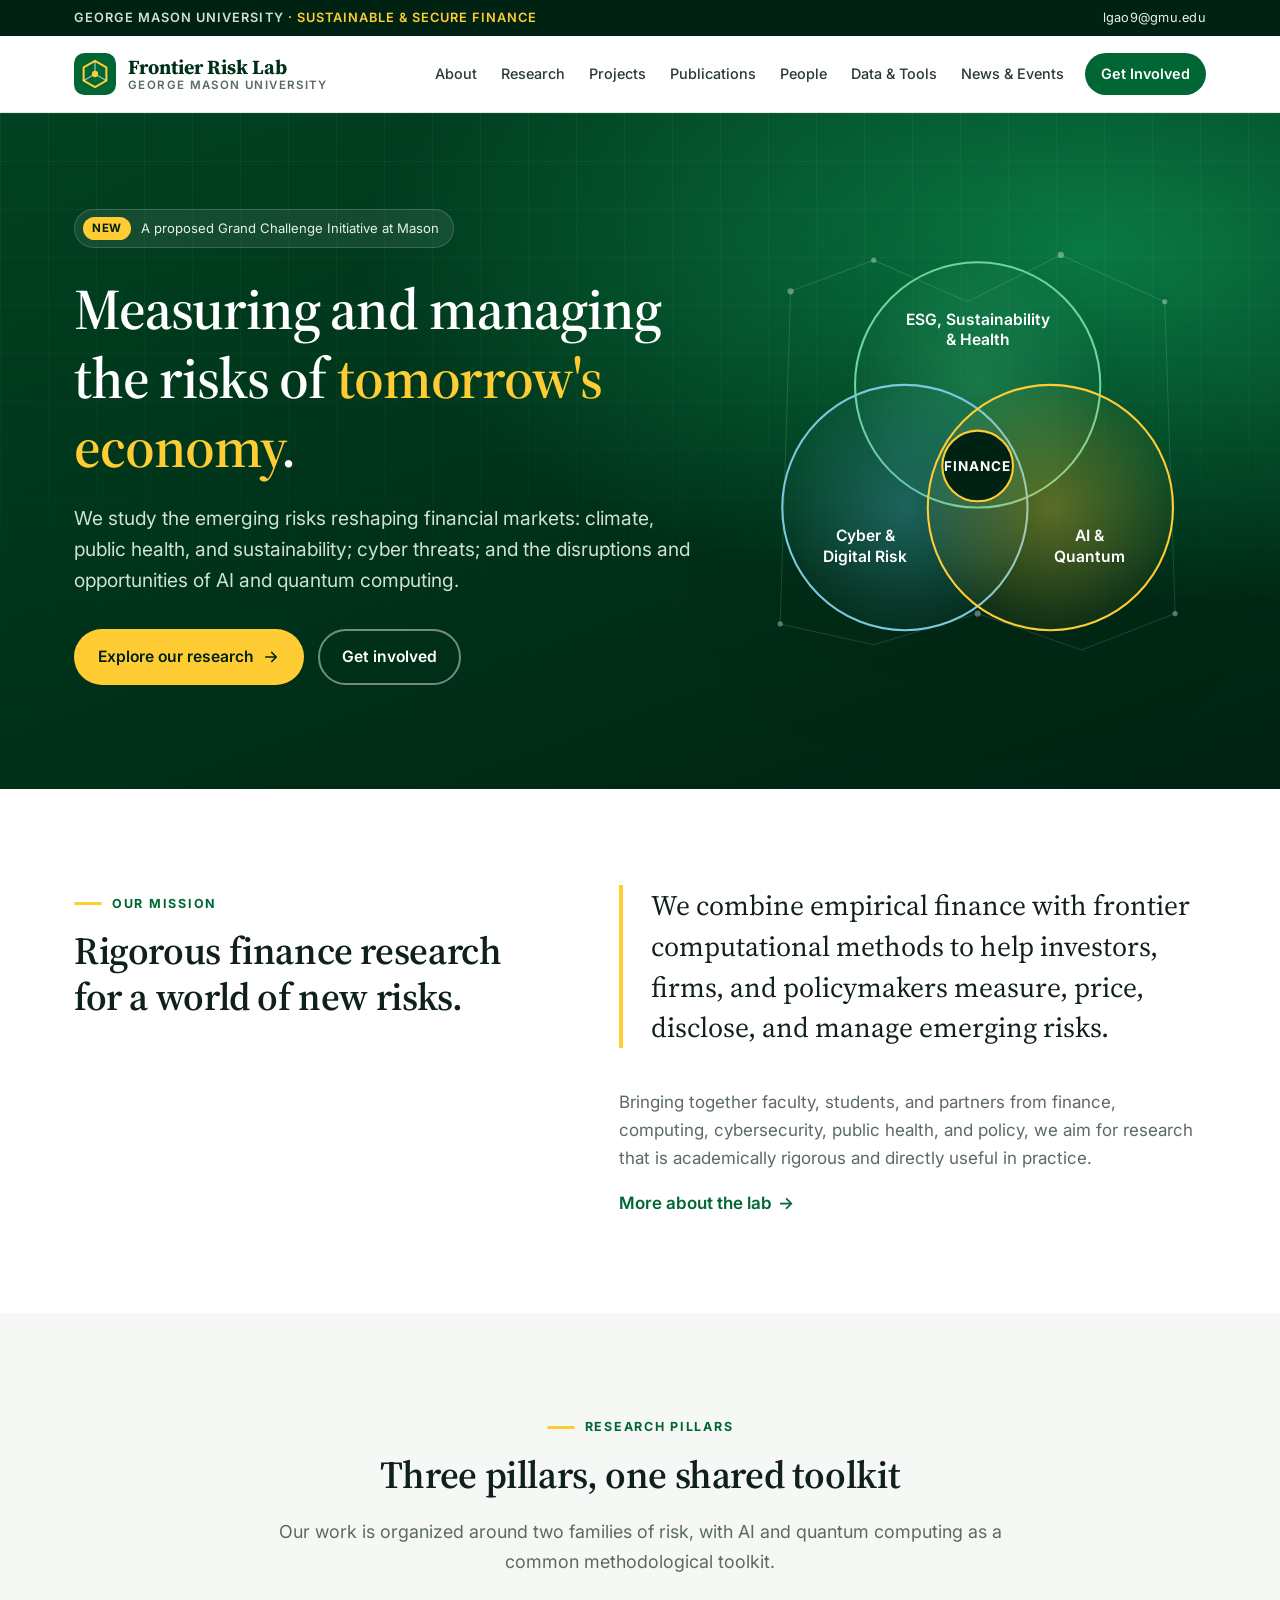
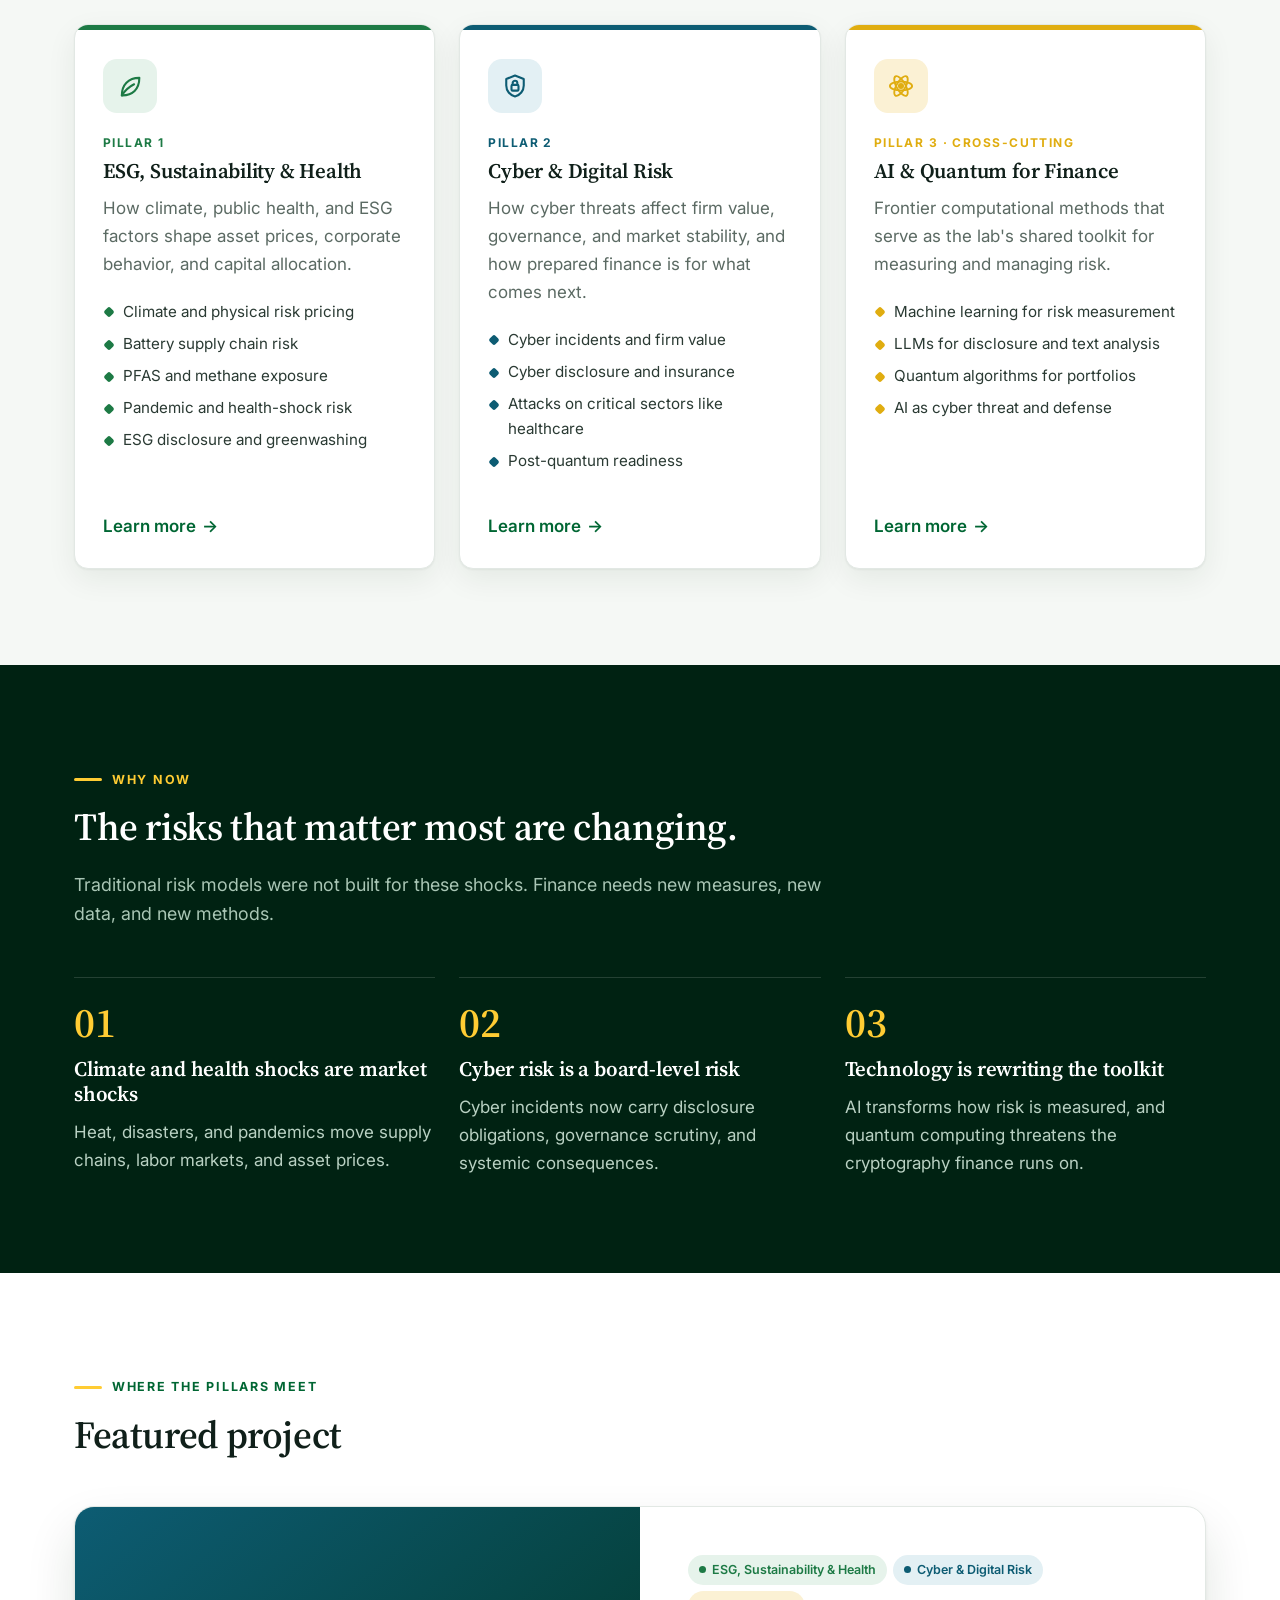
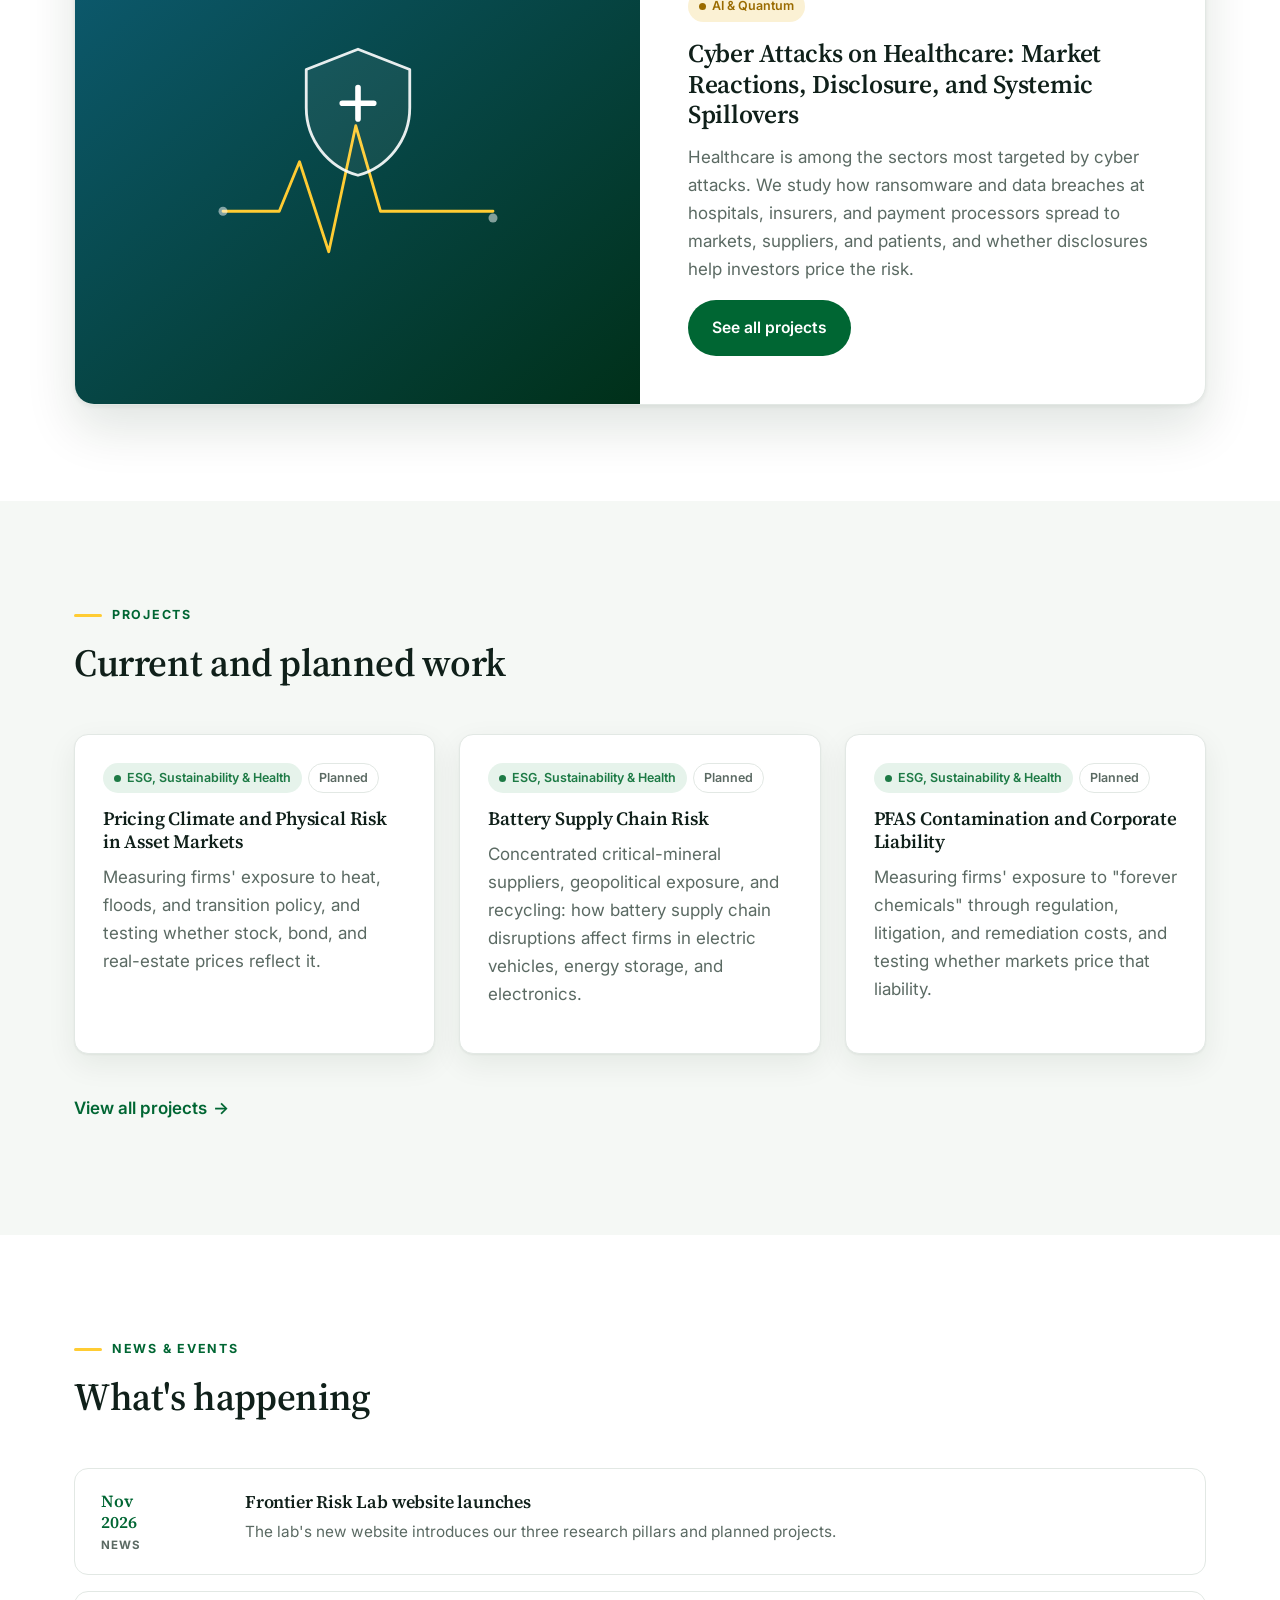
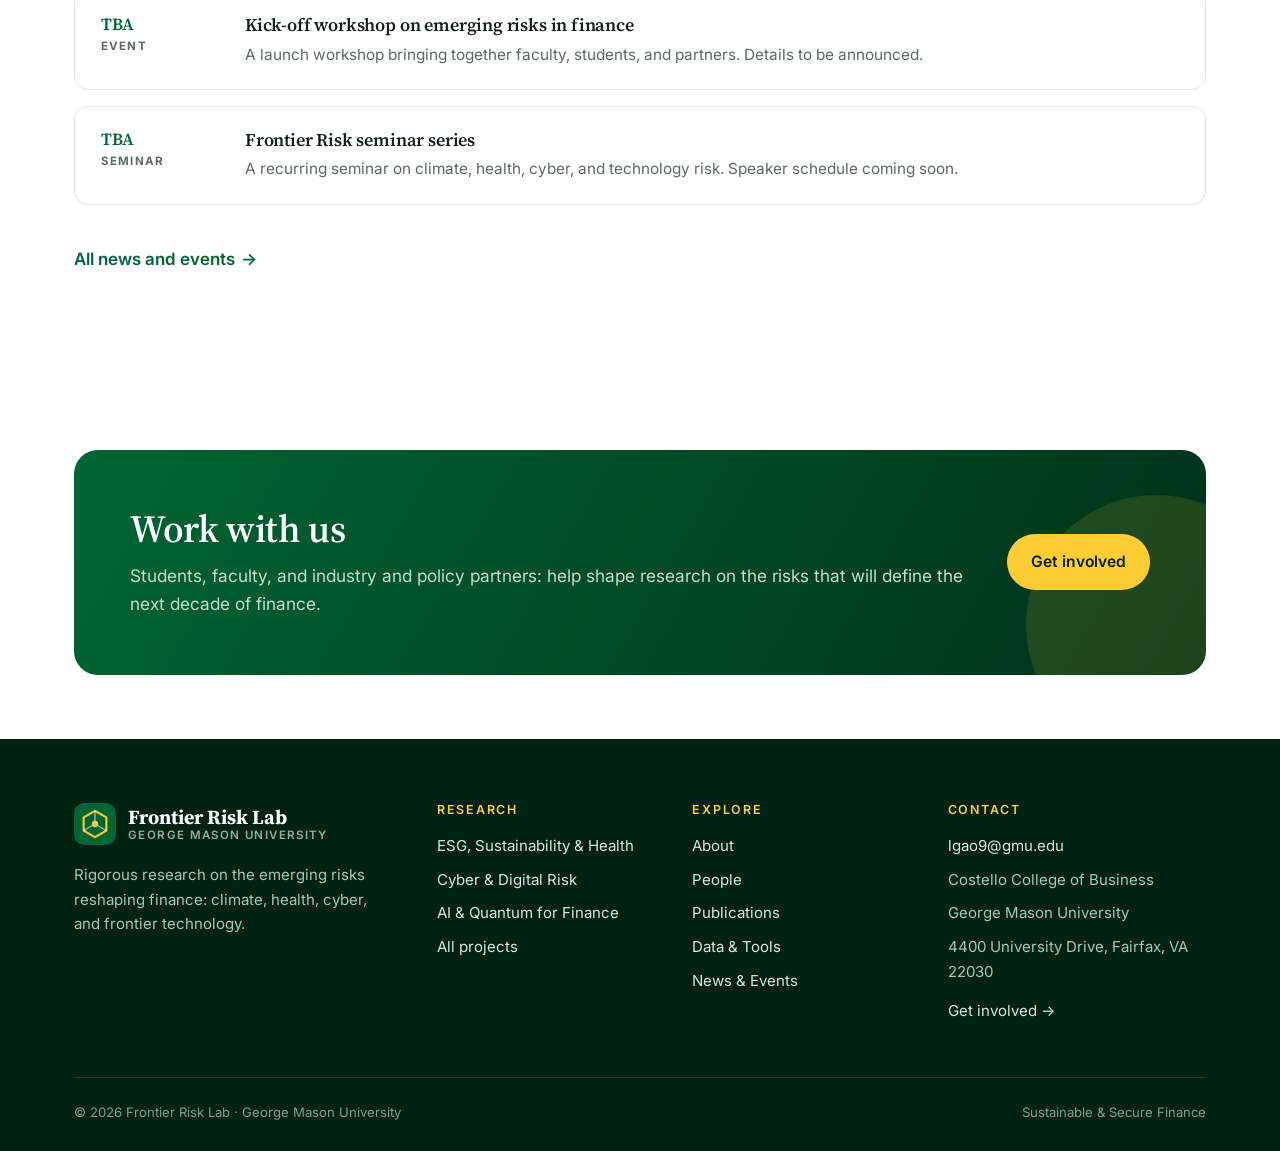
<file: index.html>
<!doctype html>
<html lang="en">
<head>
  <meta charset="utf-8">
  <meta name="viewport" content="width=device-width, initial-scale=1">
  <title>Frontier Risk Lab · George Mason University</title>
  <meta name="description" content="The Frontier Risk Lab at George Mason University studies emerging risks in finance: climate, health and ESG; cyber and digital risk; and AI and quantum computing.">
  <meta property="og:title" content="Frontier Risk Lab · George Mason University">
  <meta property="og:description" content="Measuring and managing the risks of tomorrow's economy.">
  <link rel="icon" href="assets/img/favicon.svg" type="image/svg+xml">
  <link rel="preconnect" href="https://fonts.googleapis.com">
  <link rel="preconnect" href="https://fonts.gstatic.com" crossorigin>
  <link href="https://fonts.googleapis.com/css2?family=Inter:wght@400;500;600;700&family=Source+Serif+4:opsz,wght@8..60,500;8..60,600;8..60,700&display=swap" rel="stylesheet">
  <link rel="stylesheet" href="assets/css/style.css">
  <script src="assets/js/content.js" defer></script>
  <script src="assets/js/site.js" defer></script>
</head>
<body>
<div id="site-header"></div>

<main id="main">
  <!-- Hero -->
  <section class="hero on-dark">
    <div class="container">
      <div>
        <div class="hero-badge"><b>New</b> A proposed Grand Challenge Initiative at Mason</div>
        <h1>Measuring and managing the risks of <em>tomorrow's economy</em>.</h1>
        <p class="lead">We study the emerging risks reshaping financial markets: climate, public health, and sustainability; cyber threats; and the disruptions and opportunities of AI and quantum computing.</p>
        <div class="hero-actions">
          <a class="btn btn-gold" href="research.html">Explore our research
            <svg viewBox="0 0 24 24" fill="none" stroke="currentColor" stroke-width="2.2" stroke-linecap="round" stroke-linejoin="round"><path d="M5 12h14M13 6l6 6-6 6"/></svg></a>
          <a class="btn btn-outline-light" href="join.html">Get involved</a>
        </div>
      </div>
      <div class="hero-figure" aria-hidden="true">
        <svg viewBox="0 0 440 420" role="img">
          <defs>
            <radialGradient id="g1" cx="50%" cy="50%" r="50%"><stop offset="0" stop-color="#3fbf7f" stop-opacity=".35"/><stop offset="1" stop-color="#3fbf7f" stop-opacity=".06"/></radialGradient>
            <radialGradient id="g2" cx="50%" cy="50%" r="50%"><stop offset="0" stop-color="#4fb3cf" stop-opacity=".35"/><stop offset="1" stop-color="#4fb3cf" stop-opacity=".06"/></radialGradient>
            <radialGradient id="g3" cx="50%" cy="50%" r="50%"><stop offset="0" stop-color="#ffcc33" stop-opacity=".35"/><stop offset="1" stop-color="#ffcc33" stop-opacity=".06"/></radialGradient>
          </defs>
          <g fill="none" stroke="#ffffff" stroke-opacity=".12" stroke-width="1">
            <path d="M40 60 120 30 210 70 300 25 400 70M30 380 120 400 220 370 320 405 410 370M40 60 30 380M400 70 410 370"/>
          </g>
          <g fill="#ffffff" fill-opacity=".35">
            <circle cx="40" cy="60" r="3"/><circle cx="120" cy="30" r="2.5"/><circle cx="300" cy="25" r="3"/><circle cx="400" cy="70" r="2.5"/>
            <circle cx="30" cy="380" r="2.5"/><circle cx="220" cy="370" r="3"/><circle cx="410" cy="370" r="2.5"/>
          </g>
          <circle cx="220" cy="150" r="118" fill="url(#g1)" stroke="#6fd3a0" stroke-width="2"/>
          <circle cx="150" cy="268" r="118" fill="url(#g2)" stroke="#7cc8de" stroke-width="2"/>
          <circle cx="290" cy="268" r="118" fill="url(#g3)" stroke="#ffcc33" stroke-width="2"/>
          <circle cx="220" cy="228" r="34" fill="#002212" stroke="#ffcc33" stroke-width="2"/>
          <text x="220" y="233" text-anchor="middle" fill="#ffffff" font-family="Inter, sans-serif" font-size="13" font-weight="700" letter-spacing="1">FINANCE</text>
          <g font-family="Inter, sans-serif" font-weight="600" fill="#ffffff" text-anchor="middle">
            <text x="220" y="92" font-size="15">ESG, Sustainability</text>
            <text x="220" y="112" font-size="15">&amp; Health</text>
            <text x="112" y="300" font-size="15">Cyber &amp;</text>
            <text x="112" y="320" font-size="15">Digital Risk</text>
            <text x="328" y="300" font-size="15">AI &amp;</text>
            <text x="328" y="320" font-size="15">Quantum</text>
          </g>
        </svg>
      </div>
    </div>
  </section>

  <!-- Mission -->
  <section class="section">
    <div class="container mission">
      <div>
        <div class="eyebrow">Our mission</div>
        <h2>Rigorous finance research for a world of new risks.</h2>
      </div>
      <div>
        <blockquote class="reveal">We combine empirical finance with frontier computational methods to help investors, firms, and policymakers measure, price, disclose, and manage emerging risks.</blockquote>
        <p class="muted mt-40">Bringing together faculty, students, and partners from finance, computing, cybersecurity, public health, and policy, we aim for research that is academically rigorous and directly useful in practice.</p>
        <a class="link-arrow" href="about.html">More about the lab</a>
      </div>
    </div>
  </section>

  <!-- Pillars -->
  <section class="section soft">
    <div class="container">
      <div class="section-head center">
        <div class="eyebrow">Research pillars</div>
        <h2>Three pillars, one shared toolkit</h2>
        <p>Our work is organized around two families of risk, with AI and quantum computing as a common methodological toolkit.</p>
      </div>
      <div class="grid-3">
        <article class="card pillar-card esg reveal">
          <div class="icon-tile"><svg viewBox="0 0 24 24" fill="none" stroke="currentColor" stroke-width="1.8" stroke-linecap="round" stroke-linejoin="round"><path d="M5 20c0-9 5.5-15 15-15 0 10-6 15-14.5 15"/><path d="M5 20c3-4.5 6.5-7.5 10.5-9.5"/></svg></div>
          <div class="pillar-tag">Pillar 1</div>
          <h3>ESG, Sustainability &amp; Health</h3>
          <p>How climate, public health, and ESG factors shape asset prices, corporate behavior, and capital allocation.</p>
          <ul><li>Climate and physical risk pricing</li><li>Battery supply chain risk</li><li>PFAS and methane exposure</li><li>Pandemic and health-shock risk</li><li>ESG disclosure and greenwashing</li></ul>
          <div class="card-foot"><a class="link-arrow" href="research.html#esg">Learn more</a></div>
        </article>
        <article class="card pillar-card cyber reveal">
          <div class="icon-tile"><svg viewBox="0 0 24 24" fill="none" stroke="currentColor" stroke-width="1.8" stroke-linecap="round" stroke-linejoin="round"><path d="M12 3 4.5 6v5.5c0 4.6 3.2 8.4 7.5 9.5 4.3-1.1 7.5-4.9 7.5-9.5V6Z"/><rect x="9" y="11" width="6" height="5" rx="1"/><path d="M10 11V9.5a2 2 0 0 1 4 0V11"/></svg></div>
          <div class="pillar-tag">Pillar 2</div>
          <h3>Cyber &amp; Digital Risk</h3>
          <p>How cyber threats affect firm value, governance, and market stability, and how prepared finance is for what comes next.</p>
          <ul><li>Cyber incidents and firm value</li><li>Cyber disclosure and insurance</li><li>Attacks on critical sectors like healthcare</li><li>Post-quantum readiness</li></ul>
          <div class="card-foot"><a class="link-arrow" href="research.html#cyber">Learn more</a></div>
        </article>
        <article class="card pillar-card ai reveal">
          <div class="icon-tile"><svg viewBox="0 0 24 24" fill="none" stroke="currentColor" stroke-width="1.6" stroke-linecap="round"><circle cx="12" cy="12" r="1.8" fill="currentColor"/><ellipse cx="12" cy="12" rx="9.5" ry="3.8"/><ellipse cx="12" cy="12" rx="9.5" ry="3.8" transform="rotate(60 12 12)"/><ellipse cx="12" cy="12" rx="9.5" ry="3.8" transform="rotate(120 12 12)"/></svg></div>
          <div class="pillar-tag">Pillar 3 · Cross-cutting</div>
          <h3>AI &amp; Quantum for Finance</h3>
          <p>Frontier computational methods that serve as the lab's shared toolkit for measuring and managing risk.</p>
          <ul><li>Machine learning for risk measurement</li><li>LLMs for disclosure and text analysis</li><li>Quantum algorithms for portfolios</li><li>AI as cyber threat and defense</li></ul>
          <div class="card-foot"><a class="link-arrow" href="research.html#ai">Learn more</a></div>
        </article>
      </div>
    </div>
  </section>

  <!-- Why now -->
  <section class="section band-dark on-dark">
    <div class="container">
      <div class="section-head">
        <div class="eyebrow">Why now</div>
        <h2>The risks that matter most are changing.</h2>
        <p>Traditional risk models were not built for these shocks. Finance needs new measures, new data, and new methods.</p>
      </div>
      <div class="grid-3">
        <div class="why-item reveal"><div class="why-num">01</div><h3>Climate and health shocks are market shocks</h3><p>Heat, disasters, and pandemics move supply chains, labor markets, and asset prices.</p></div>
        <div class="why-item reveal"><div class="why-num">02</div><h3>Cyber risk is a board-level risk</h3><p>Cyber incidents now carry disclosure obligations, governance scrutiny, and systemic consequences.</p></div>
        <div class="why-item reveal"><div class="why-num">03</div><h3>Technology is rewriting the toolkit</h3><p>AI transforms how risk is measured, and quantum computing threatens the cryptography finance runs on.</p></div>
      </div>
    </div>
  </section>

  <!-- Featured cross-pillar -->
  <section class="section">
    <div class="container">
      <div class="section-head">
        <div class="eyebrow">Where the pillars meet</div>
        <h2>Featured project</h2>
      </div>
      <div class="feature reveal">
        <div class="feature-visual" aria-hidden="true">
          <svg viewBox="0 0 320 240">
            <g fill="none" stroke-width="2.5" stroke-linecap="round" stroke-linejoin="round">
              <path d="M40 170h50l18-44 26 80 24-112 22 76h100" stroke="#ffcc33"/>
              <path d="M160 26 114 44v34c0 29 20 53 46 60 26-7 46-31 46-60V44Z" stroke="#ffffff" stroke-opacity=".9" fill="#ffffff" fill-opacity=".06"/>
              <path d="M146 74h28M160 60v28" stroke="#ffffff" stroke-width="5"/>
            </g>
            <g fill="#ffffff" fill-opacity=".5"><circle cx="40" cy="170" r="4"/><circle cx="280" cy="176" r="4"/></g>
          </svg>
        </div>
        <div class="feature-body">
          <div class="chips" style="margin-bottom:16px">
            <span class="chip esg"><span class="dot"></span>ESG, Sustainability &amp; Health</span>
            <span class="chip cyber"><span class="dot"></span>Cyber &amp; Digital Risk</span>
            <span class="chip ai"><span class="dot"></span>AI &amp; Quantum</span>
          </div>
          <h3 style="font-size:1.6rem">Cyber Attacks on Healthcare: Market Reactions, Disclosure, and Systemic Spillovers</h3>
          <p>Healthcare is among the sectors most targeted by cyber attacks. We study how ransomware and data breaches at hospitals, insurers, and payment processors spread to markets, suppliers, and patients, and whether disclosures help investors price the risk.</p>
          <a class="btn btn-green" href="projects.html">See all projects</a>
        </div>
      </div>
    </div>
  </section>

  <!-- Projects + News -->
  <section class="section soft">
    <div class="container">
      <div class="section-head">
        <div class="eyebrow">Projects</div>
        <h2>Current and planned work</h2>
      </div>
      <div class="grid-3" data-render="projects" data-limit="3" data-skip-featured></div>
      <p class="mt-40"><a class="link-arrow" href="projects.html">View all projects</a></p>
    </div>
  </section>

  <section class="section">
    <div class="container">
      <div class="section-head">
        <div class="eyebrow">News &amp; events</div>
        <h2>What's happening</h2>
      </div>
      <div class="news-list" data-render="news" data-limit="3"></div>
      <p class="mt-40"><a class="link-arrow" href="news.html">All news and events</a></p>
    </div>
  </section>

  <!-- CTA -->
  <section class="section-sm">
    <div class="container">
      <div class="cta reveal">
        <div>
          <h2>Work with us</h2>
          <p>Students, faculty, and industry and policy partners: help shape research on the risks that will define the next decade of finance.</p>
        </div>
        <a class="btn btn-gold" href="join.html">Get involved</a>
      </div>
    </div>
  </section>
</main>

<div id="site-footer"></div>
</body>
</html>
</file>
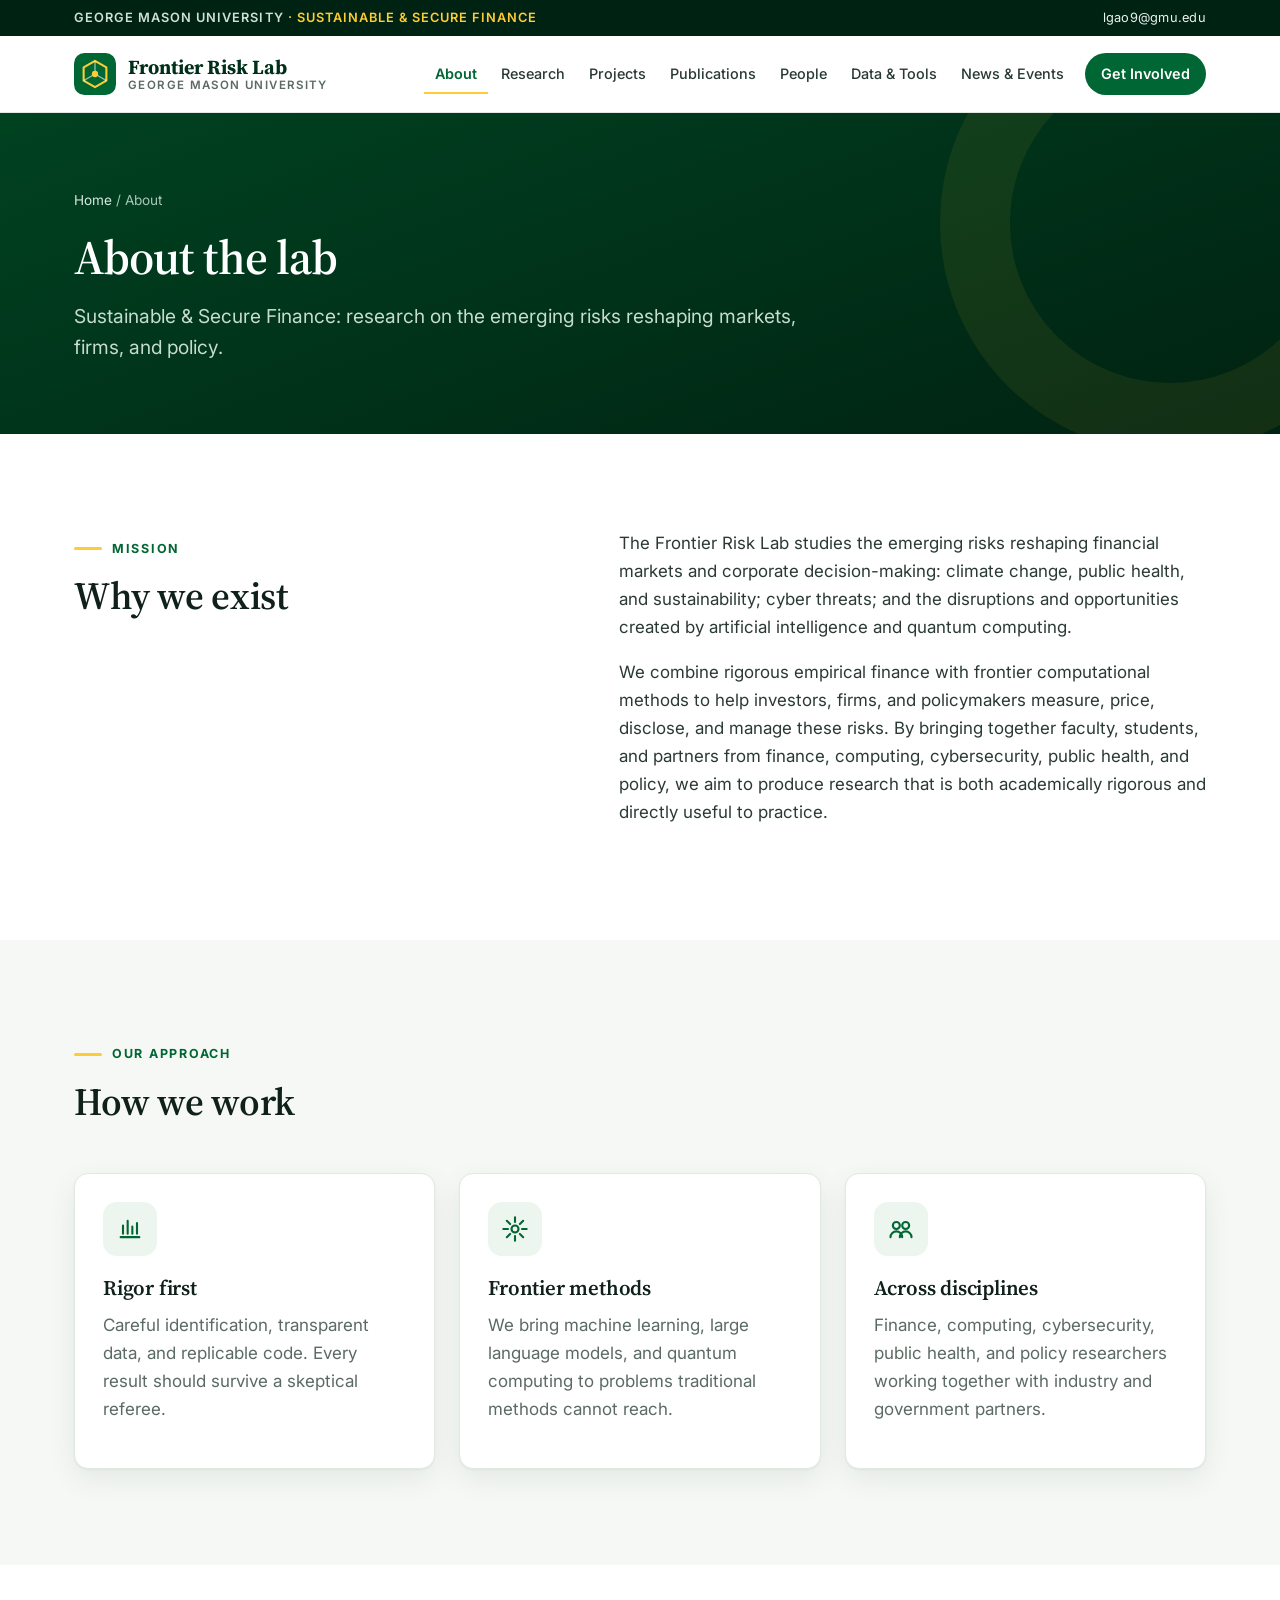
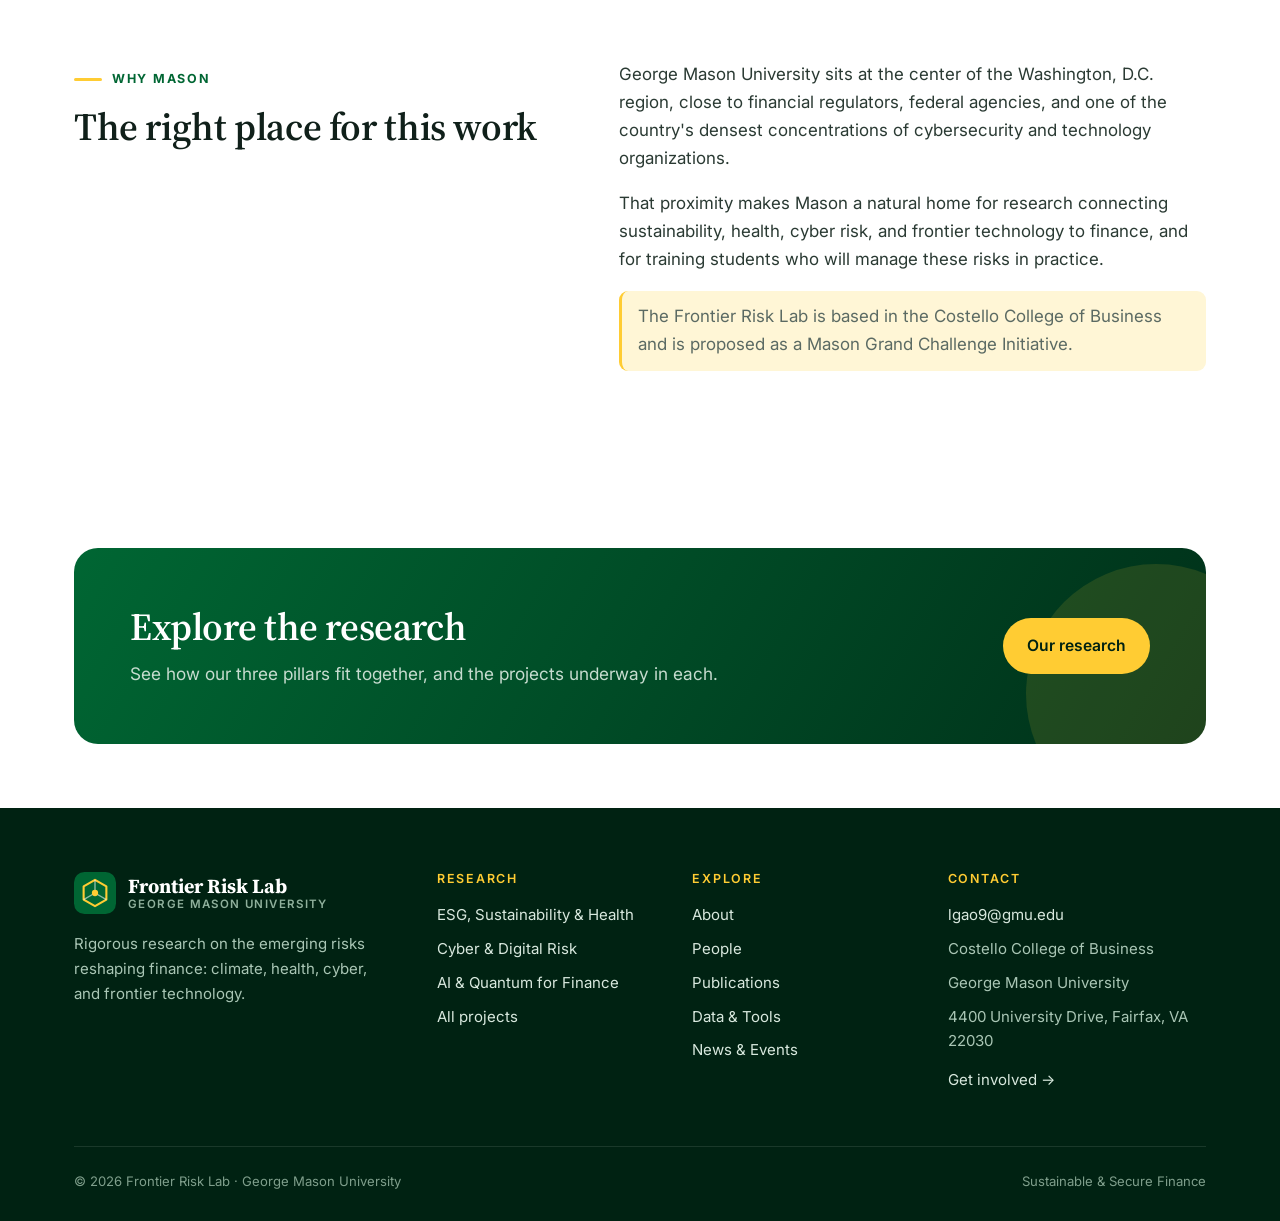
<file: about.html>
<!doctype html>
<html lang="en">
<head>
  <meta charset="utf-8">
  <meta name="viewport" content="width=device-width, initial-scale=1">
  <title>About · Frontier Risk Lab</title>
  <meta name="description" content="Mission, vision, and approach of the Frontier Risk Lab at George Mason University.">
  <link rel="icon" href="assets/img/favicon.svg" type="image/svg+xml">
  <link rel="preconnect" href="https://fonts.googleapis.com">
  <link rel="preconnect" href="https://fonts.gstatic.com" crossorigin>
  <link href="https://fonts.googleapis.com/css2?family=Inter:wght@400;500;600;700&family=Source+Serif+4:opsz,wght@8..60,500;8..60,600;8..60,700&display=swap" rel="stylesheet">
  <link rel="stylesheet" href="assets/css/style.css">
  <script src="assets/js/content.js" defer></script>
  <script src="assets/js/site.js" defer></script>
</head>
<body>
<div id="site-header"></div>

<main id="main">
  <section class="page-hero">
    <div class="container">
      <div class="crumbs"><a href="index.html">Home</a> / About</div>
      <h1>About the lab</h1>
      <p class="lead">Sustainable &amp; Secure Finance: research on the emerging risks reshaping markets, firms, and policy.</p>
    </div>
  </section>

  <section class="section">
    <div class="container mission">
      <div>
        <div class="eyebrow">Mission</div>
        <h2>Why we exist</h2>
      </div>
      <div class="prose">
        <p>The Frontier Risk Lab studies the emerging risks reshaping financial markets and corporate decision-making: climate change, public health, and sustainability; cyber threats; and the disruptions and opportunities created by artificial intelligence and quantum computing.</p>
        <p>We combine rigorous empirical finance with frontier computational methods to help investors, firms, and policymakers measure, price, disclose, and manage these risks. By bringing together faculty, students, and partners from finance, computing, cybersecurity, public health, and policy, we aim to produce research that is both academically rigorous and directly useful to practice.</p>
      </div>
    </div>
  </section>

  <section class="section soft">
    <div class="container">
      <div class="section-head">
        <div class="eyebrow">Our approach</div>
        <h2>How we work</h2>
      </div>
      <div class="grid-3">
        <article class="card reveal">
          <div class="icon-tile"><svg viewBox="0 0 24 24" fill="none" stroke="currentColor" stroke-width="1.8" stroke-linecap="round" stroke-linejoin="round"><path d="M4 19h16M6 16V9M10 16V5M14 16v-6M18 16V7"/></svg></div>
          <h3>Rigor first</h3>
          <p>Careful identification, transparent data, and replicable code. Every result should survive a skeptical referee.</p>
        </article>
        <article class="card reveal">
          <div class="icon-tile"><svg viewBox="0 0 24 24" fill="none" stroke="currentColor" stroke-width="1.8" stroke-linecap="round" stroke-linejoin="round"><circle cx="12" cy="12" r="3"/><path d="M12 2v4M12 18v4M2 12h4M18 12h4M5 5l2.8 2.8M16.2 16.2 19 19M5 19l2.8-2.8M16.2 7.8 19 5"/></svg></div>
          <h3>Frontier methods</h3>
          <p>We bring machine learning, large language models, and quantum computing to problems traditional methods cannot reach.</p>
        </article>
        <article class="card reveal">
          <div class="icon-tile"><svg viewBox="0 0 24 24" fill="none" stroke="currentColor" stroke-width="1.8" stroke-linecap="round" stroke-linejoin="round"><circle cx="8" cy="9" r="3"/><circle cx="16" cy="9" r="3"/><path d="M3 19c0-3 2.5-5 5-5s5 2 5 5M11 19c0-3 2.5-5 5-5s5 2 5 5"/></svg></div>
          <h3>Across disciplines</h3>
          <p>Finance, computing, cybersecurity, public health, and policy researchers working together with industry and government partners.</p>
        </article>
      </div>
    </div>
  </section>

  <section class="section">
    <div class="container mission">
      <div>
        <div class="eyebrow">Why Mason</div>
        <h2>The right place for this work</h2>
      </div>
      <div class="prose">
        <p>George Mason University sits at the center of the Washington, D.C. region, close to financial regulators, federal agencies, and one of the country's densest concentrations of cybersecurity and technology organizations.</p>
        <p>That proximity makes Mason a natural home for research connecting sustainability, health, cyber risk, and frontier technology to finance, and for training students who will manage these risks in practice.</p>
        <p class="note">The Frontier Risk Lab is based in the Costello College of Business and is proposed as a Mason Grand Challenge Initiative.</p>
      </div>
    </div>
  </section>

  <section class="section-sm">
    <div class="container">
      <div class="cta reveal">
        <div><h2>Explore the research</h2><p>See how our three pillars fit together, and the projects underway in each.</p></div>
        <a class="btn btn-gold" href="research.html">Our research</a>
      </div>
    </div>
  </section>
</main>

<div id="site-footer"></div>
</body>
</html>
</file>
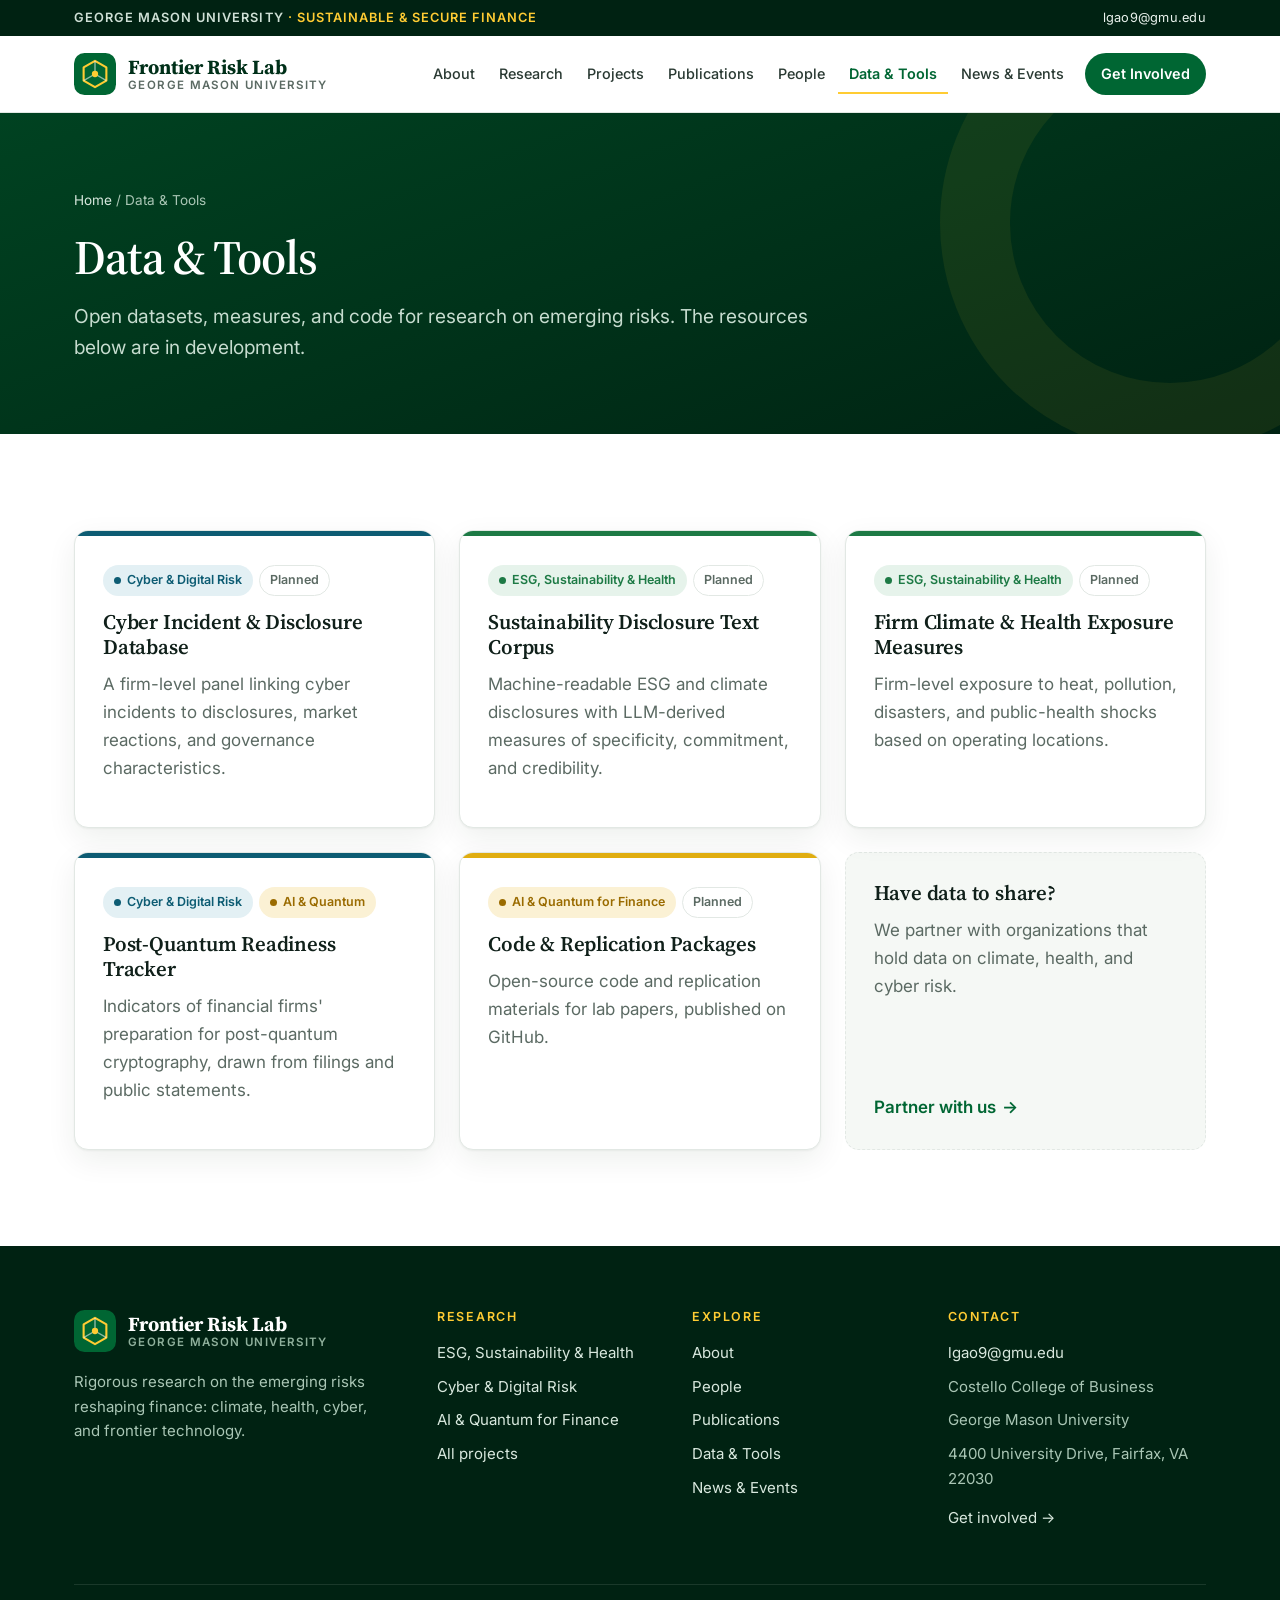
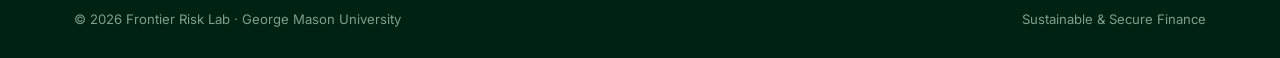
<file: data.html>
<!doctype html>
<html lang="en">
<head>
  <meta charset="utf-8">
  <meta name="viewport" content="width=device-width, initial-scale=1">
  <title>Data &amp; Tools · Frontier Risk Lab</title>
  <meta name="description" content="Datasets, code, and tools from the Frontier Risk Lab.">
  <link rel="icon" href="assets/img/favicon.svg" type="image/svg+xml">
  <link rel="preconnect" href="https://fonts.googleapis.com">
  <link rel="preconnect" href="https://fonts.gstatic.com" crossorigin>
  <link href="https://fonts.googleapis.com/css2?family=Inter:wght@400;500;600;700&family=Source+Serif+4:opsz,wght@8..60,500;8..60,600;8..60,700&display=swap" rel="stylesheet">
  <link rel="stylesheet" href="assets/css/style.css">
  <script src="assets/js/content.js" defer></script>
  <script src="assets/js/site.js" defer></script>
</head>
<body>
<div id="site-header"></div>

<main id="main">
  <section class="page-hero">
    <div class="container">
      <div class="crumbs"><a href="index.html">Home</a> / Data &amp; Tools</div>
      <h1>Data &amp; Tools</h1>
      <p class="lead">Open datasets, measures, and code for research on emerging risks. The resources below are in development.</p>
    </div>
  </section>

  <section class="section">
    <div class="container">
      <div class="grid-3">
        <article class="card pillar-card cyber reveal">
          <div class="chips" style="margin-bottom:14px"><span class="chip cyber"><span class="dot"></span>Cyber &amp; Digital Risk</span><span class="chip status">Planned</span></div>
          <h3>Cyber Incident &amp; Disclosure Database</h3>
          <p>A firm-level panel linking cyber incidents to disclosures, market reactions, and governance characteristics.</p>
        </article>
        <article class="card pillar-card esg reveal">
          <div class="chips" style="margin-bottom:14px"><span class="chip esg"><span class="dot"></span>ESG, Sustainability &amp; Health</span><span class="chip status">Planned</span></div>
          <h3>Sustainability Disclosure Text Corpus</h3>
          <p>Machine-readable ESG and climate disclosures with LLM-derived measures of specificity, commitment, and credibility.</p>
        </article>
        <article class="card pillar-card esg reveal">
          <div class="chips" style="margin-bottom:14px"><span class="chip esg"><span class="dot"></span>ESG, Sustainability &amp; Health</span><span class="chip status">Planned</span></div>
          <h3>Firm Climate &amp; Health Exposure Measures</h3>
          <p>Firm-level exposure to heat, pollution, disasters, and public-health shocks based on operating locations.</p>
        </article>
        <article class="card pillar-card cyber reveal">
          <div class="chips" style="margin-bottom:14px"><span class="chip cyber"><span class="dot"></span>Cyber &amp; Digital Risk</span><span class="chip ai"><span class="dot"></span>AI &amp; Quantum</span></div>
          <h3>Post-Quantum Readiness Tracker</h3>
          <p>Indicators of financial firms' preparation for post-quantum cryptography, drawn from filings and public statements.</p>
        </article>
        <article class="card pillar-card ai reveal">
          <div class="chips" style="margin-bottom:14px"><span class="chip ai"><span class="dot"></span>AI &amp; Quantum for Finance</span><span class="chip status">Planned</span></div>
          <h3>Code &amp; Replication Packages</h3>
          <p>Open-source code and replication materials for lab papers, published on GitHub.</p>
        </article>
        <article class="card open-card reveal">
          <h3>Have data to share?</h3>
          <p>We partner with organizations that hold data on climate, health, and cyber risk.</p>
          <div class="card-foot"><a class="link-arrow" href="join.html">Partner with us</a></div>
        </article>
      </div>
    </div>
  </section>
</main>

<div id="site-footer"></div>
</body>
</html>
</file>
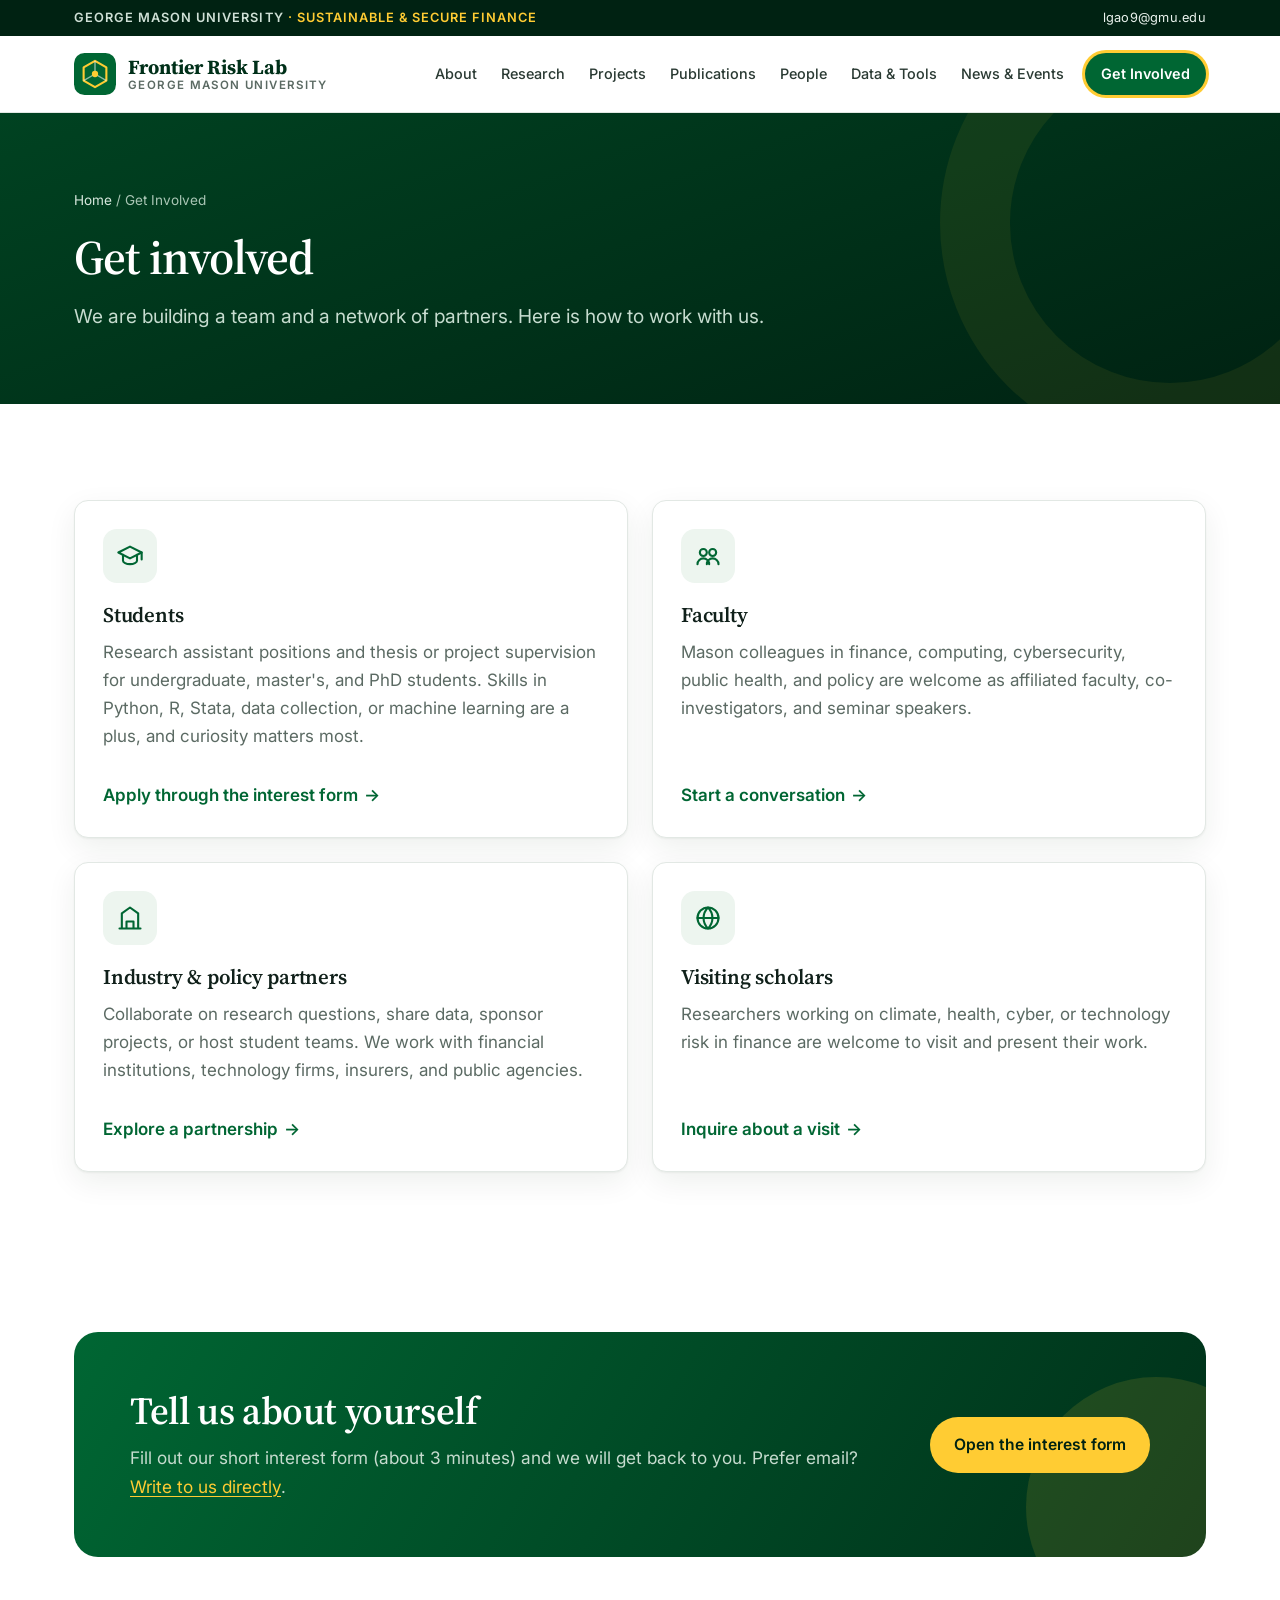
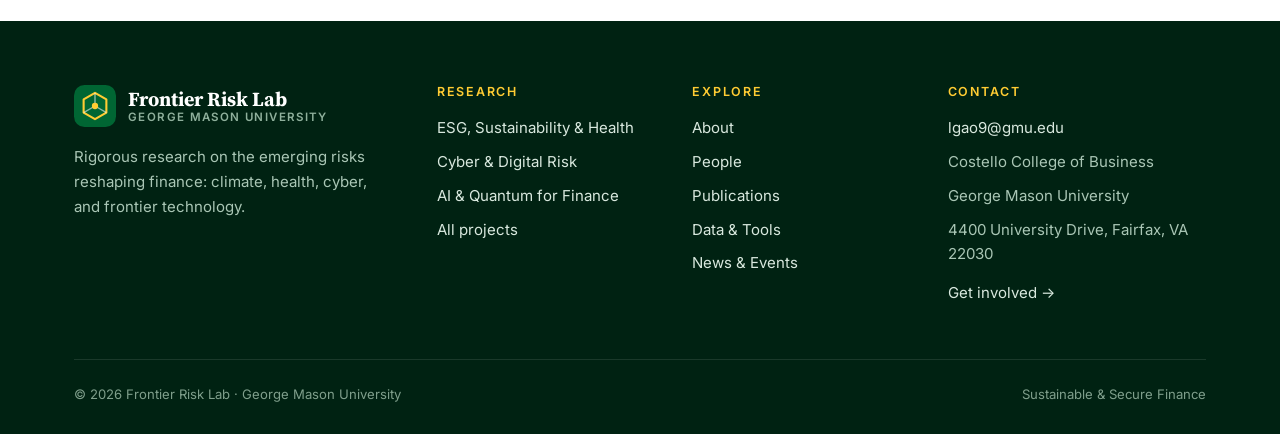
<file: join.html>
<!doctype html>
<html lang="en">
<head>
  <meta charset="utf-8">
  <meta name="viewport" content="width=device-width, initial-scale=1">
  <title>Get Involved · Frontier Risk Lab</title>
  <meta name="description" content="Opportunities for students, faculty, partners, and visiting scholars at the Frontier Risk Lab.">
  <link rel="icon" href="assets/img/favicon.svg" type="image/svg+xml">
  <link rel="preconnect" href="https://fonts.googleapis.com">
  <link rel="preconnect" href="https://fonts.gstatic.com" crossorigin>
  <link href="https://fonts.googleapis.com/css2?family=Inter:wght@400;500;600;700&family=Source+Serif+4:opsz,wght@8..60,500;8..60,600;8..60,700&display=swap" rel="stylesheet">
  <link rel="stylesheet" href="assets/css/style.css">
  <script src="assets/js/content.js" defer></script>
  <script src="assets/js/site.js" defer></script>
</head>
<body>
<div id="site-header"></div>

<main id="main">
  <section class="page-hero">
    <div class="container">
      <div class="crumbs"><a href="index.html">Home</a> / Get Involved</div>
      <h1>Get involved</h1>
      <p class="lead">We are building a team and a network of partners. Here is how to work with us.</p>
    </div>
  </section>

  <section class="section">
    <div class="container">
      <div class="grid-2">
        <article class="card reveal">
          <div class="icon-tile"><svg viewBox="0 0 24 24" fill="none" stroke="currentColor" stroke-width="1.8" stroke-linecap="round" stroke-linejoin="round"><path d="m2 9 10-5 10 5-10 5Z"/><path d="M6 11v5c0 1.5 2.7 3 6 3s6-1.5 6-3v-5M22 9v6"/></svg></div>
          <h3>Students</h3>
          <p>Research assistant positions and thesis or project supervision for undergraduate, master's, and PhD students. Skills in Python, R, Stata, data collection, or machine learning are a plus, and curiosity matters most.</p>
          <div class="card-foot"><a class="link-arrow" id="mail-students" href="#">Apply through the interest form</a></div>
        </article>
        <article class="card reveal">
          <div class="icon-tile"><svg viewBox="0 0 24 24" fill="none" stroke="currentColor" stroke-width="1.8" stroke-linecap="round" stroke-linejoin="round"><circle cx="8" cy="9" r="3"/><circle cx="16" cy="9" r="3"/><path d="M3 19c0-3 2.5-5 5-5s5 2 5 5M11 19c0-3 2.5-5 5-5s5 2 5 5"/></svg></div>
          <h3>Faculty</h3>
          <p>Mason colleagues in finance, computing, cybersecurity, public health, and policy are welcome as affiliated faculty, co-investigators, and seminar speakers.</p>
          <div class="card-foot"><a class="link-arrow" id="mail-faculty" href="#">Start a conversation</a></div>
        </article>
        <article class="card reveal">
          <div class="icon-tile"><svg viewBox="0 0 24 24" fill="none" stroke="currentColor" stroke-width="1.8" stroke-linecap="round" stroke-linejoin="round"><path d="M3 21h18M5 21V8l7-5 7 5v13M9 21v-6h6v6"/></svg></div>
          <h3>Industry &amp; policy partners</h3>
          <p>Collaborate on research questions, share data, sponsor projects, or host student teams. We work with financial institutions, technology firms, insurers, and public agencies.</p>
          <div class="card-foot"><a class="link-arrow" id="mail-partners" href="#">Explore a partnership</a></div>
        </article>
        <article class="card reveal">
          <div class="icon-tile"><svg viewBox="0 0 24 24" fill="none" stroke="currentColor" stroke-width="1.8" stroke-linecap="round" stroke-linejoin="round"><circle cx="12" cy="12" r="9"/><path d="M3 12h18M12 3c2.5 2.5 3.8 5.5 3.8 9s-1.3 6.5-3.8 9c-2.5-2.5-3.8-5.5-3.8-9S9.5 5.5 12 3Z"/></svg></div>
          <h3>Visiting scholars</h3>
          <p>Researchers working on climate, health, cyber, or technology risk in finance are welcome to visit and present their work.</p>
          <div class="card-foot"><a class="link-arrow" id="mail-visitors" href="#">Inquire about a visit</a></div>
        </article>
      </div>
    </div>
  </section>

  <section class="section-sm">
    <div class="container">
      <div class="cta reveal">
        <div>
          <h2>Tell us about yourself</h2>
          <p>Fill out our short interest form (about 3 minutes) and we will get back to you. Prefer email? <a id="mail-main" href="#" style="color:#ffcc33">Write to us directly</a>.</p>
        </div>
        <a class="btn btn-gold" data-form href="#" target="_blank" rel="noopener">Open the interest form</a>
      </div>
    </div>
  </section>
</main>

<div id="site-footer"></div>
<script>
  document.addEventListener("DOMContentLoaded", function () {
    var email = window.LAB.contactEmail;
    var form = window.LAB.formUrl;
    document.getElementById("mail-main").href = "mailto:" + email + "?subject=" + encodeURIComponent("Frontier Risk Lab");
    ["mail-students", "mail-faculty", "mail-partners", "mail-visitors"].forEach(function (id) {
      var a = document.getElementById(id);
      a.href = form;
      a.target = "_blank";
      a.rel = "noopener";
    });
    document.querySelectorAll("[data-form]").forEach(function (a) { a.href = form; });
  });
</script>
</body>
</html>
</file>
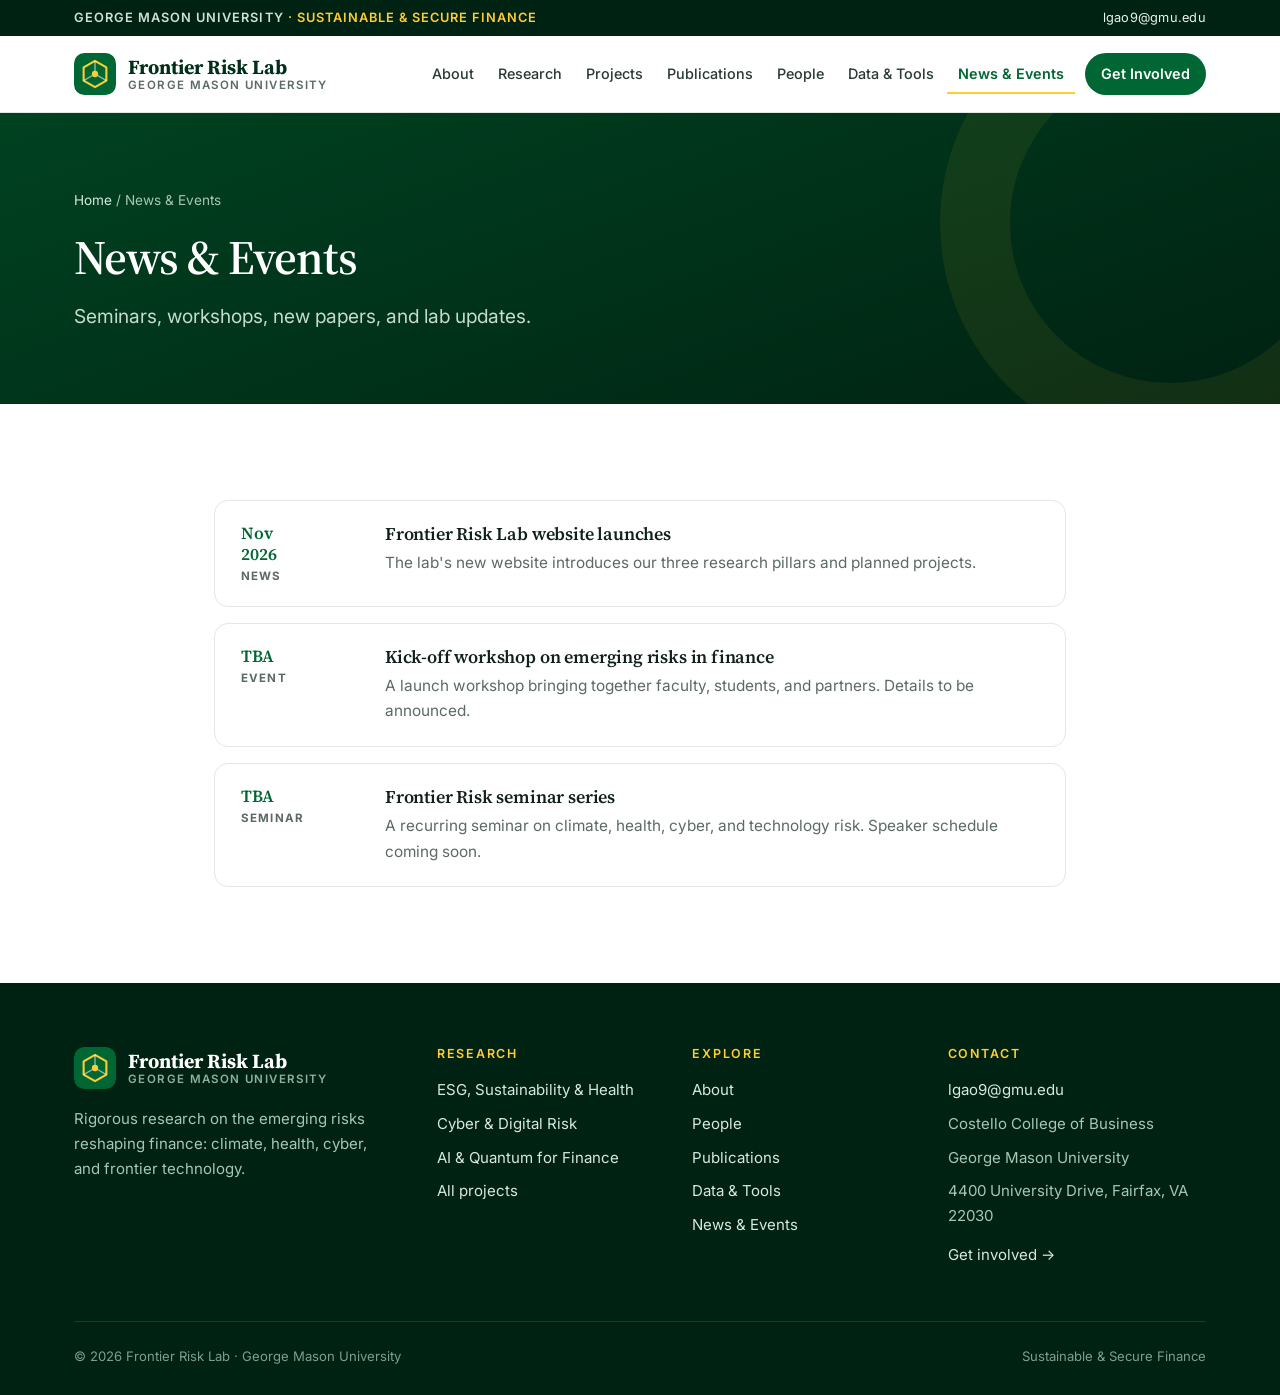
<file: news.html>
<!doctype html>
<html lang="en">
<head>
  <meta charset="utf-8">
  <meta name="viewport" content="width=device-width, initial-scale=1">
  <title>News &amp; Events · Frontier Risk Lab</title>
  <meta name="description" content="News, seminars, and events from the Frontier Risk Lab.">
  <link rel="icon" href="assets/img/favicon.svg" type="image/svg+xml">
  <link rel="preconnect" href="https://fonts.googleapis.com">
  <link rel="preconnect" href="https://fonts.gstatic.com" crossorigin>
  <link href="https://fonts.googleapis.com/css2?family=Inter:wght@400;500;600;700&family=Source+Serif+4:opsz,wght@8..60,500;8..60,600;8..60,700&display=swap" rel="stylesheet">
  <link rel="stylesheet" href="assets/css/style.css">
  <script src="assets/js/content.js" defer></script>
  <script src="assets/js/site.js" defer></script>
</head>
<body>
<div id="site-header"></div>

<main id="main">
  <section class="page-hero">
    <div class="container">
      <div class="crumbs"><a href="index.html">Home</a> / News &amp; Events</div>
      <h1>News &amp; Events</h1>
      <p class="lead">Seminars, workshops, new papers, and lab updates.</p>
    </div>
  </section>

  <section class="section">
    <div class="container" style="max-width:900px">
      <div class="news-list" data-render="news"></div>
    </div>
  </section>
</main>

<div id="site-footer"></div>
</body>
</html>
</file>
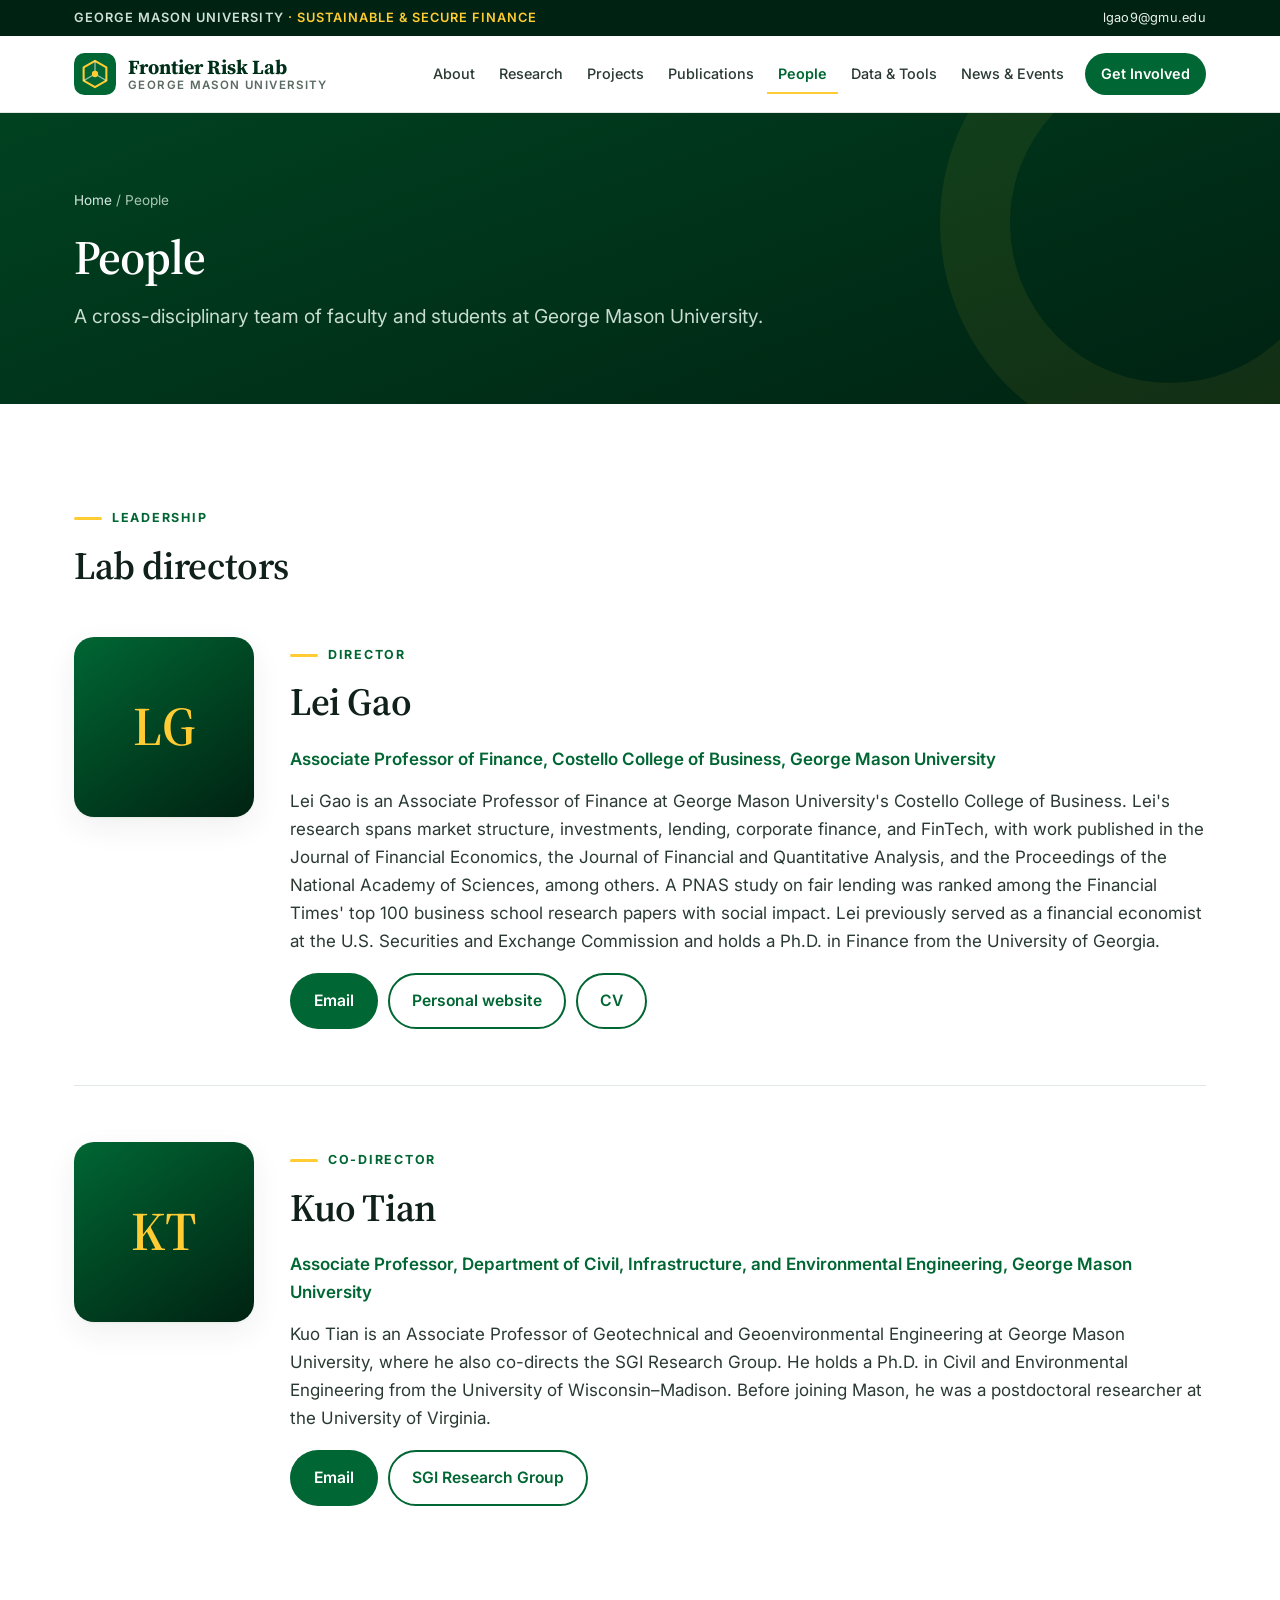
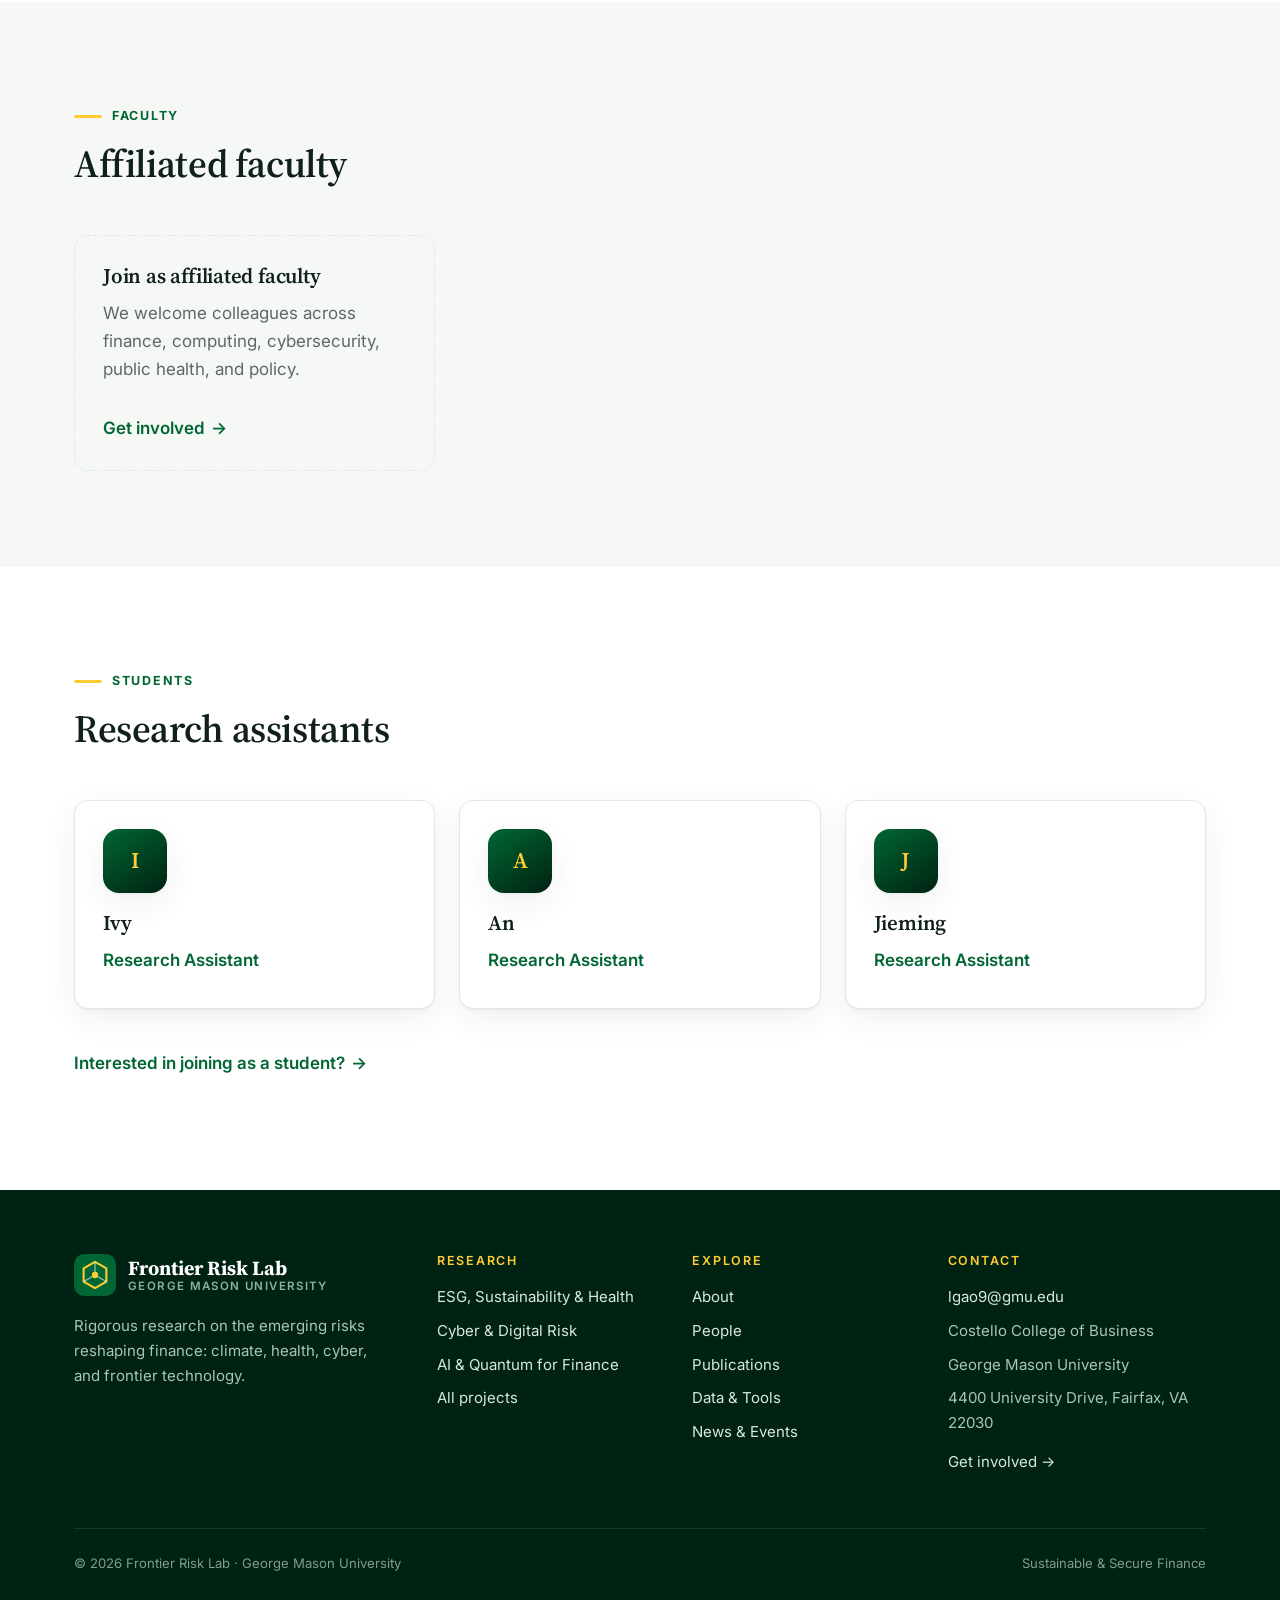
<file: people.html>
<!doctype html>
<html lang="en">
<head>
  <meta charset="utf-8">
  <meta name="viewport" content="width=device-width, initial-scale=1">
  <title>People · Frontier Risk Lab</title>
  <meta name="description" content="Faculty, research assistants, and affiliates of the Frontier Risk Lab at George Mason University.">
  <link rel="icon" href="assets/img/favicon.svg" type="image/svg+xml">
  <link rel="preconnect" href="https://fonts.googleapis.com">
  <link rel="preconnect" href="https://fonts.gstatic.com" crossorigin>
  <link href="https://fonts.googleapis.com/css2?family=Inter:wght@400;500;600;700&family=Source+Serif+4:opsz,wght@8..60,500;8..60,600;8..60,700&display=swap" rel="stylesheet">
  <link rel="stylesheet" href="assets/css/style.css">
  <script src="assets/js/content.js" defer></script>
  <script src="assets/js/site.js" defer></script>
</head>
<body>
<div id="site-header"></div>

<main id="main">
  <section class="page-hero">
    <div class="container">
      <div class="crumbs"><a href="index.html">Home</a> / People</div>
      <h1>People</h1>
      <p class="lead">A cross-disciplinary team of faculty and students at George Mason University.</p>
    </div>
  </section>

  <section class="section">
    <div class="container">
      <div class="section-head">
        <div class="eyebrow">Leadership</div>
        <h2>Lab directors</h2>
      </div>
      <div class="leaders" data-render="directors"></div>
    </div>
  </section>

  <section class="section soft">
    <div class="container">
      <div class="section-head">
        <div class="eyebrow">Faculty</div>
        <h2>Affiliated faculty</h2>
      </div>
      <div class="grid-3" data-render="faculty"></div>
    </div>
  </section>

  <section class="section">
    <div class="container">
      <div class="section-head">
        <div class="eyebrow">Students</div>
        <h2>Research assistants</h2>
      </div>
      <div class="grid-3" data-render="students"></div>
      <p class="mt-40"><a class="link-arrow" href="join.html">Interested in joining as a student?</a></p>
    </div>
  </section>
</main>

<div id="site-footer"></div>
</body>
</html>
</file>
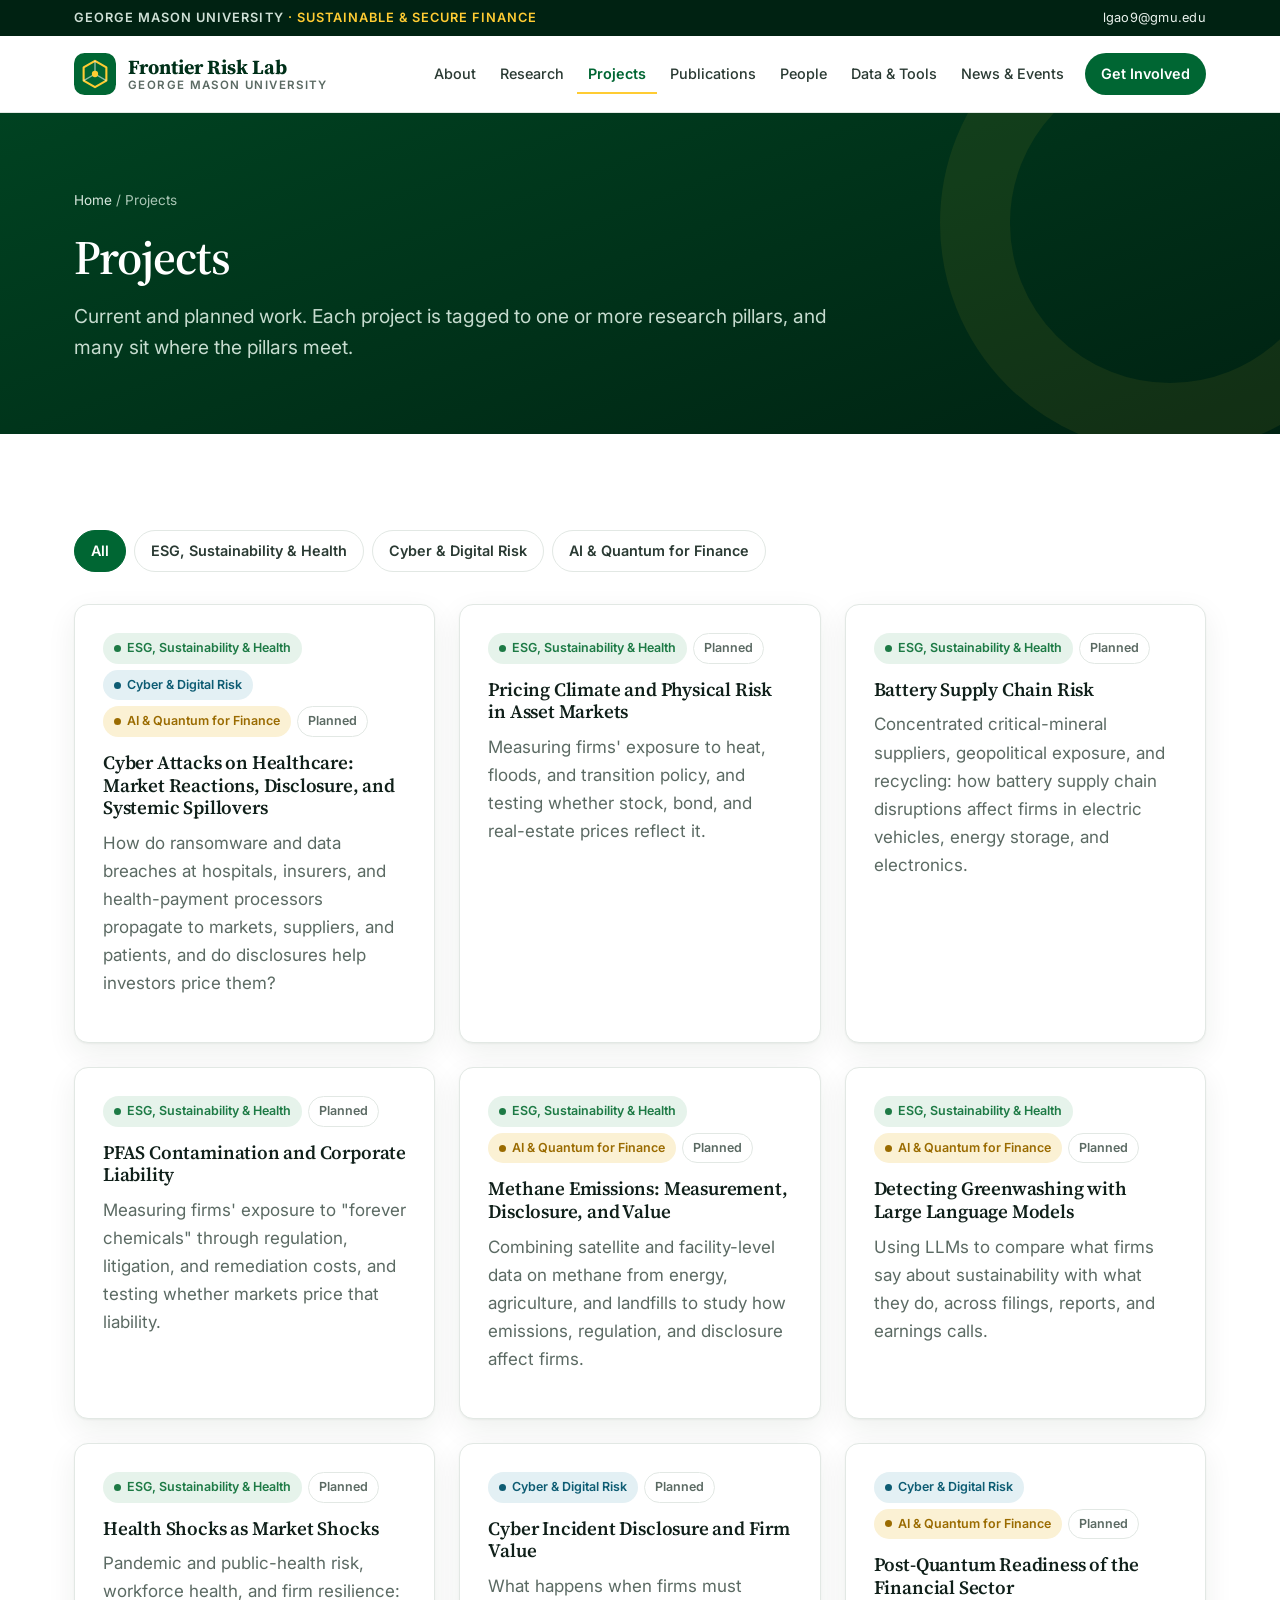
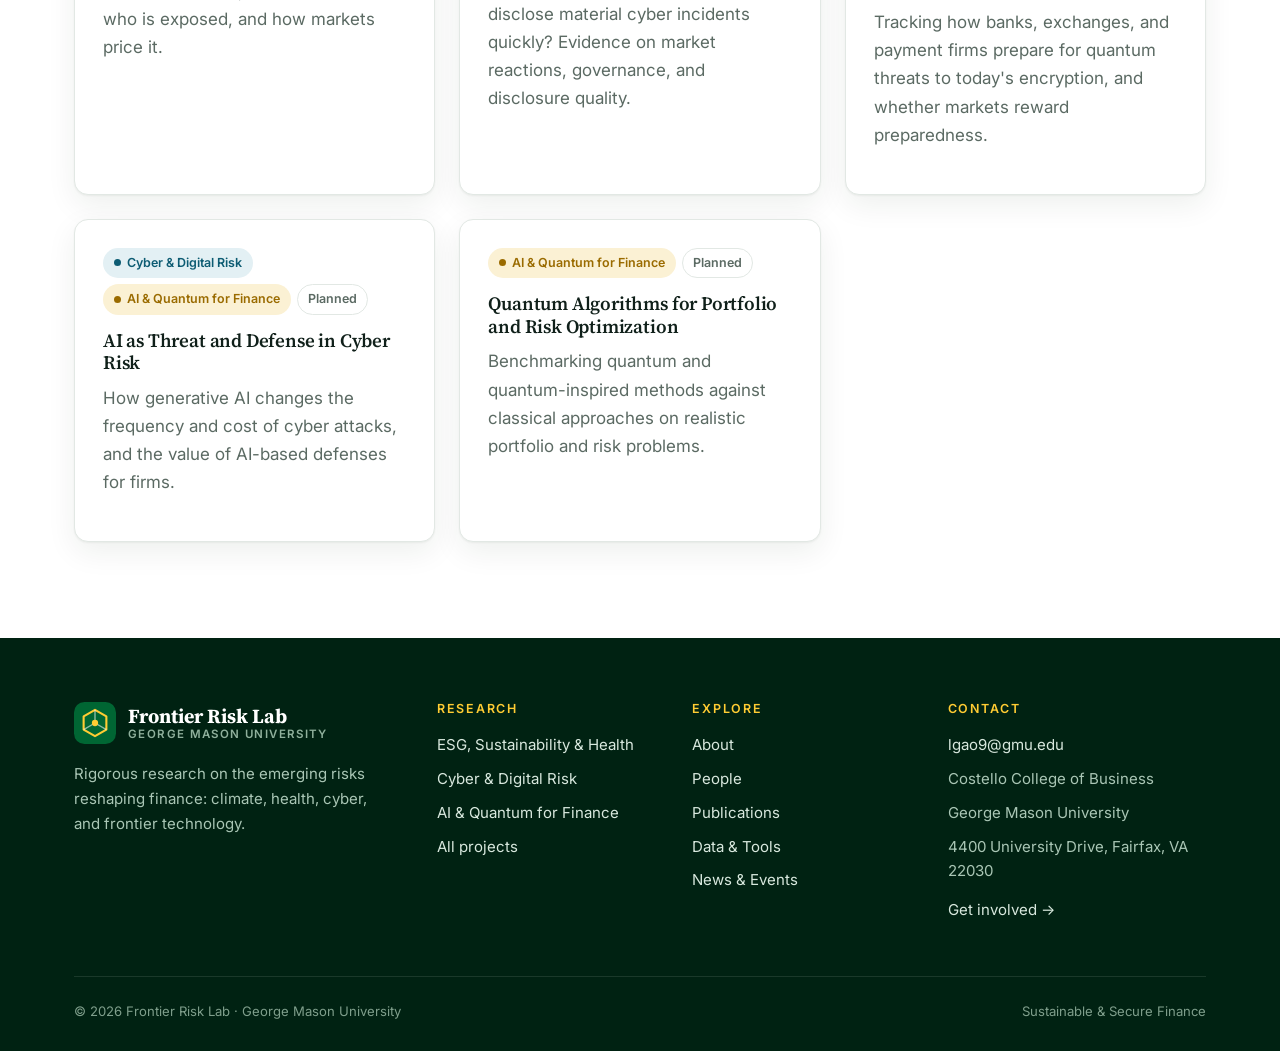
<file: projects.html>
<!doctype html>
<html lang="en">
<head>
  <meta charset="utf-8">
  <meta name="viewport" content="width=device-width, initial-scale=1">
  <title>Projects · Frontier Risk Lab</title>
  <meta name="description" content="Current and planned research projects of the Frontier Risk Lab, tagged by research pillar.">
  <link rel="icon" href="assets/img/favicon.svg" type="image/svg+xml">
  <link rel="preconnect" href="https://fonts.googleapis.com">
  <link rel="preconnect" href="https://fonts.gstatic.com" crossorigin>
  <link href="https://fonts.googleapis.com/css2?family=Inter:wght@400;500;600;700&family=Source+Serif+4:opsz,wght@8..60,500;8..60,600;8..60,700&display=swap" rel="stylesheet">
  <link rel="stylesheet" href="assets/css/style.css">
  <script src="assets/js/content.js" defer></script>
  <script src="assets/js/site.js" defer></script>
</head>
<body>
<div id="site-header"></div>

<main id="main">
  <section class="page-hero">
    <div class="container">
      <div class="crumbs"><a href="index.html">Home</a> / Projects</div>
      <h1>Projects</h1>
      <p class="lead">Current and planned work. Each project is tagged to one or more research pillars, and many sit where the pillars meet.</p>
    </div>
  </section>

  <section class="section">
    <div class="container">
      <div class="filters" data-filter-for="project-grid" role="group" aria-label="Filter projects by pillar"></div>
      <div class="grid-3" id="project-grid" data-render="projects"></div>
    </div>
  </section>
</main>

<div id="site-footer"></div>
</body>
</html>
</file>
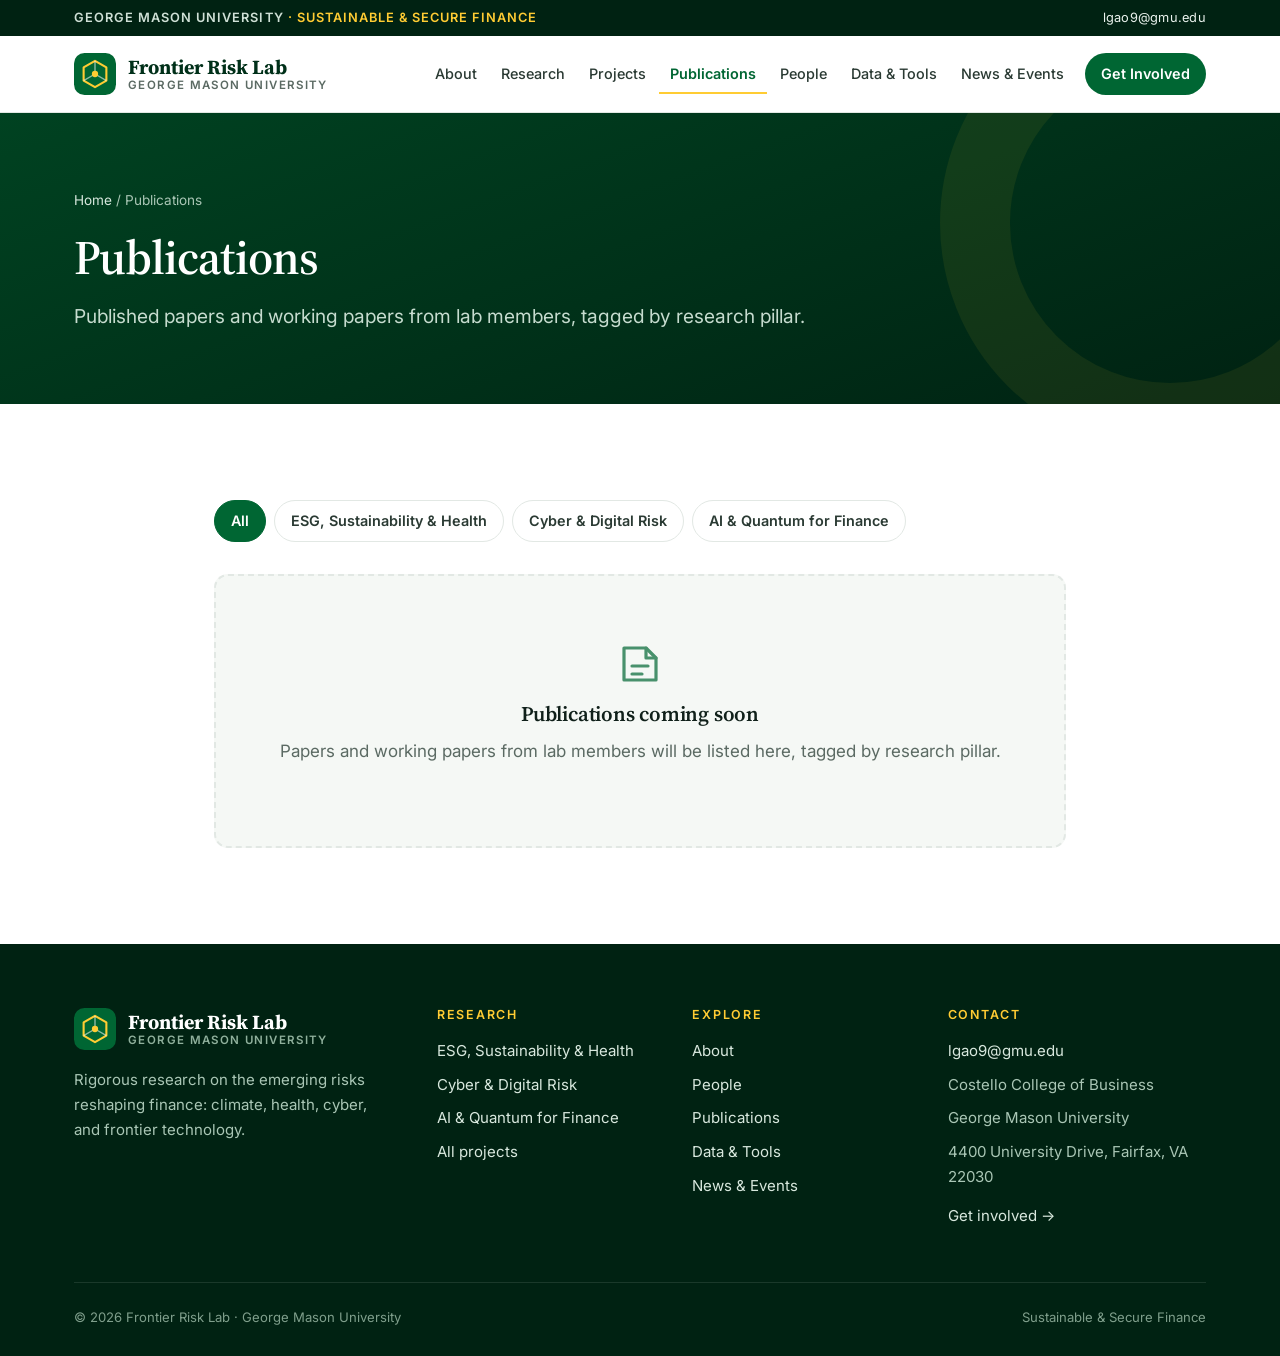
<file: publications.html>
<!doctype html>
<html lang="en">
<head>
  <meta charset="utf-8">
  <meta name="viewport" content="width=device-width, initial-scale=1">
  <title>Publications · Frontier Risk Lab</title>
  <meta name="description" content="Publications and working papers from the Frontier Risk Lab.">
  <link rel="icon" href="assets/img/favicon.svg" type="image/svg+xml">
  <link rel="preconnect" href="https://fonts.googleapis.com">
  <link rel="preconnect" href="https://fonts.gstatic.com" crossorigin>
  <link href="https://fonts.googleapis.com/css2?family=Inter:wght@400;500;600;700&family=Source+Serif+4:opsz,wght@8..60,500;8..60,600;8..60,700&display=swap" rel="stylesheet">
  <link rel="stylesheet" href="assets/css/style.css">
  <script src="assets/js/content.js" defer></script>
  <script src="assets/js/site.js" defer></script>
</head>
<body>
<div id="site-header"></div>

<main id="main">
  <section class="page-hero">
    <div class="container">
      <div class="crumbs"><a href="index.html">Home</a> / Publications</div>
      <h1>Publications</h1>
      <p class="lead">Published papers and working papers from lab members, tagged by research pillar.</p>
    </div>
  </section>

  <section class="section">
    <div class="container" style="max-width:900px">
      <div class="filters" data-filter-for="pub-list" role="group" aria-label="Filter publications by pillar"></div>
      <div id="pub-list" data-render="publications"></div>
    </div>
  </section>
</main>

<div id="site-footer"></div>
</body>
</html>
</file>
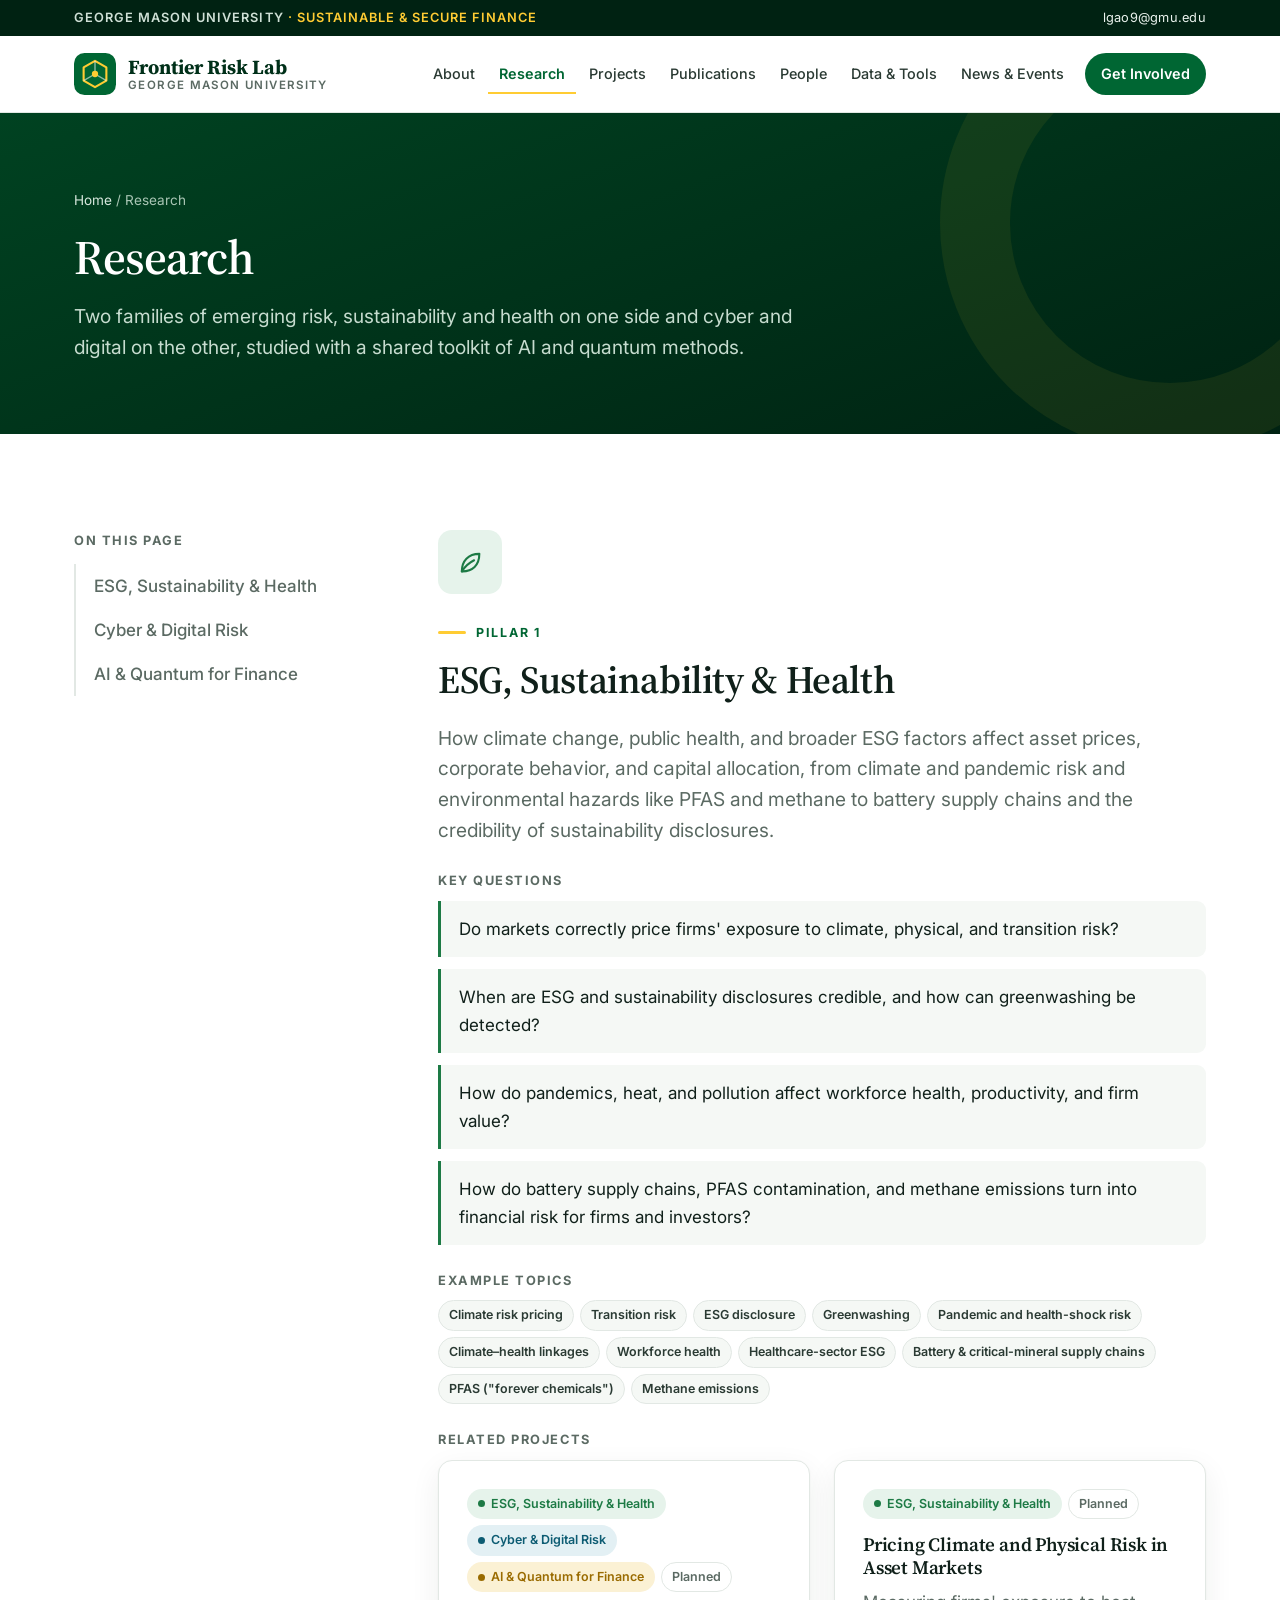
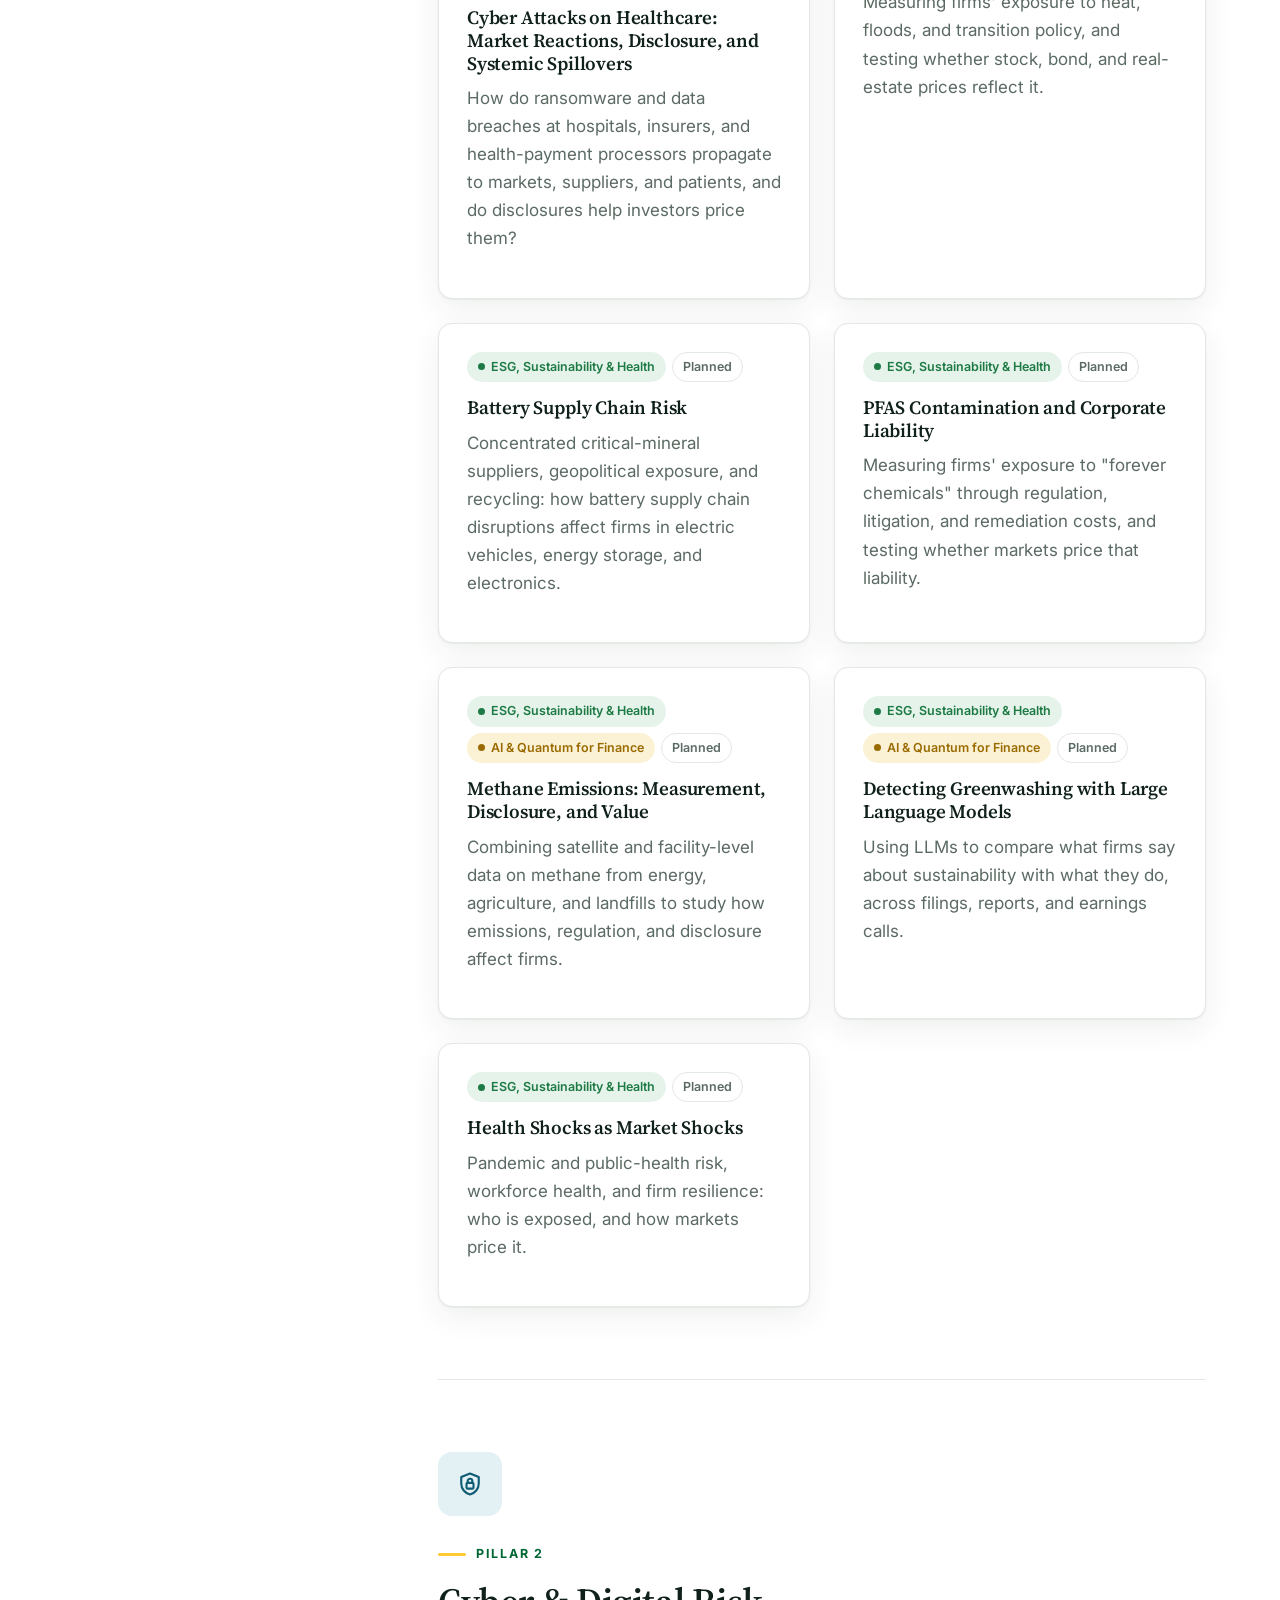
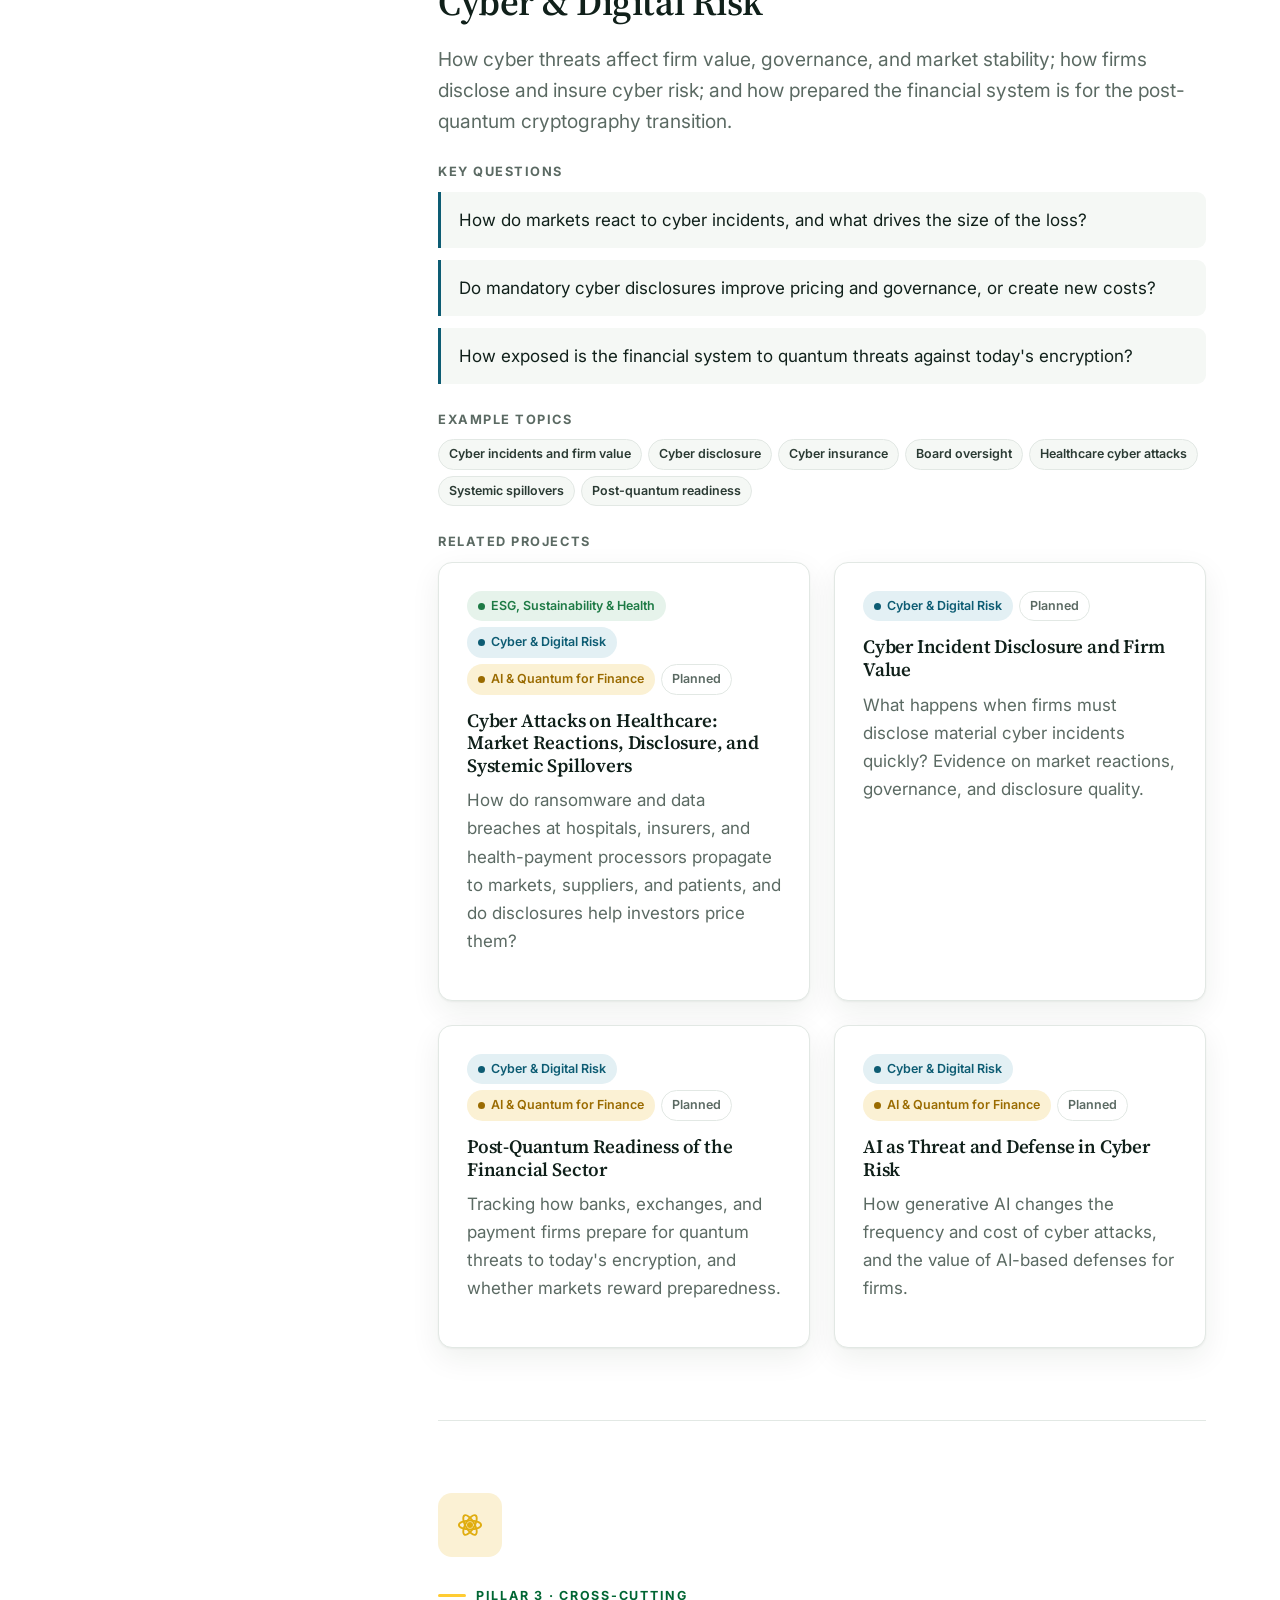
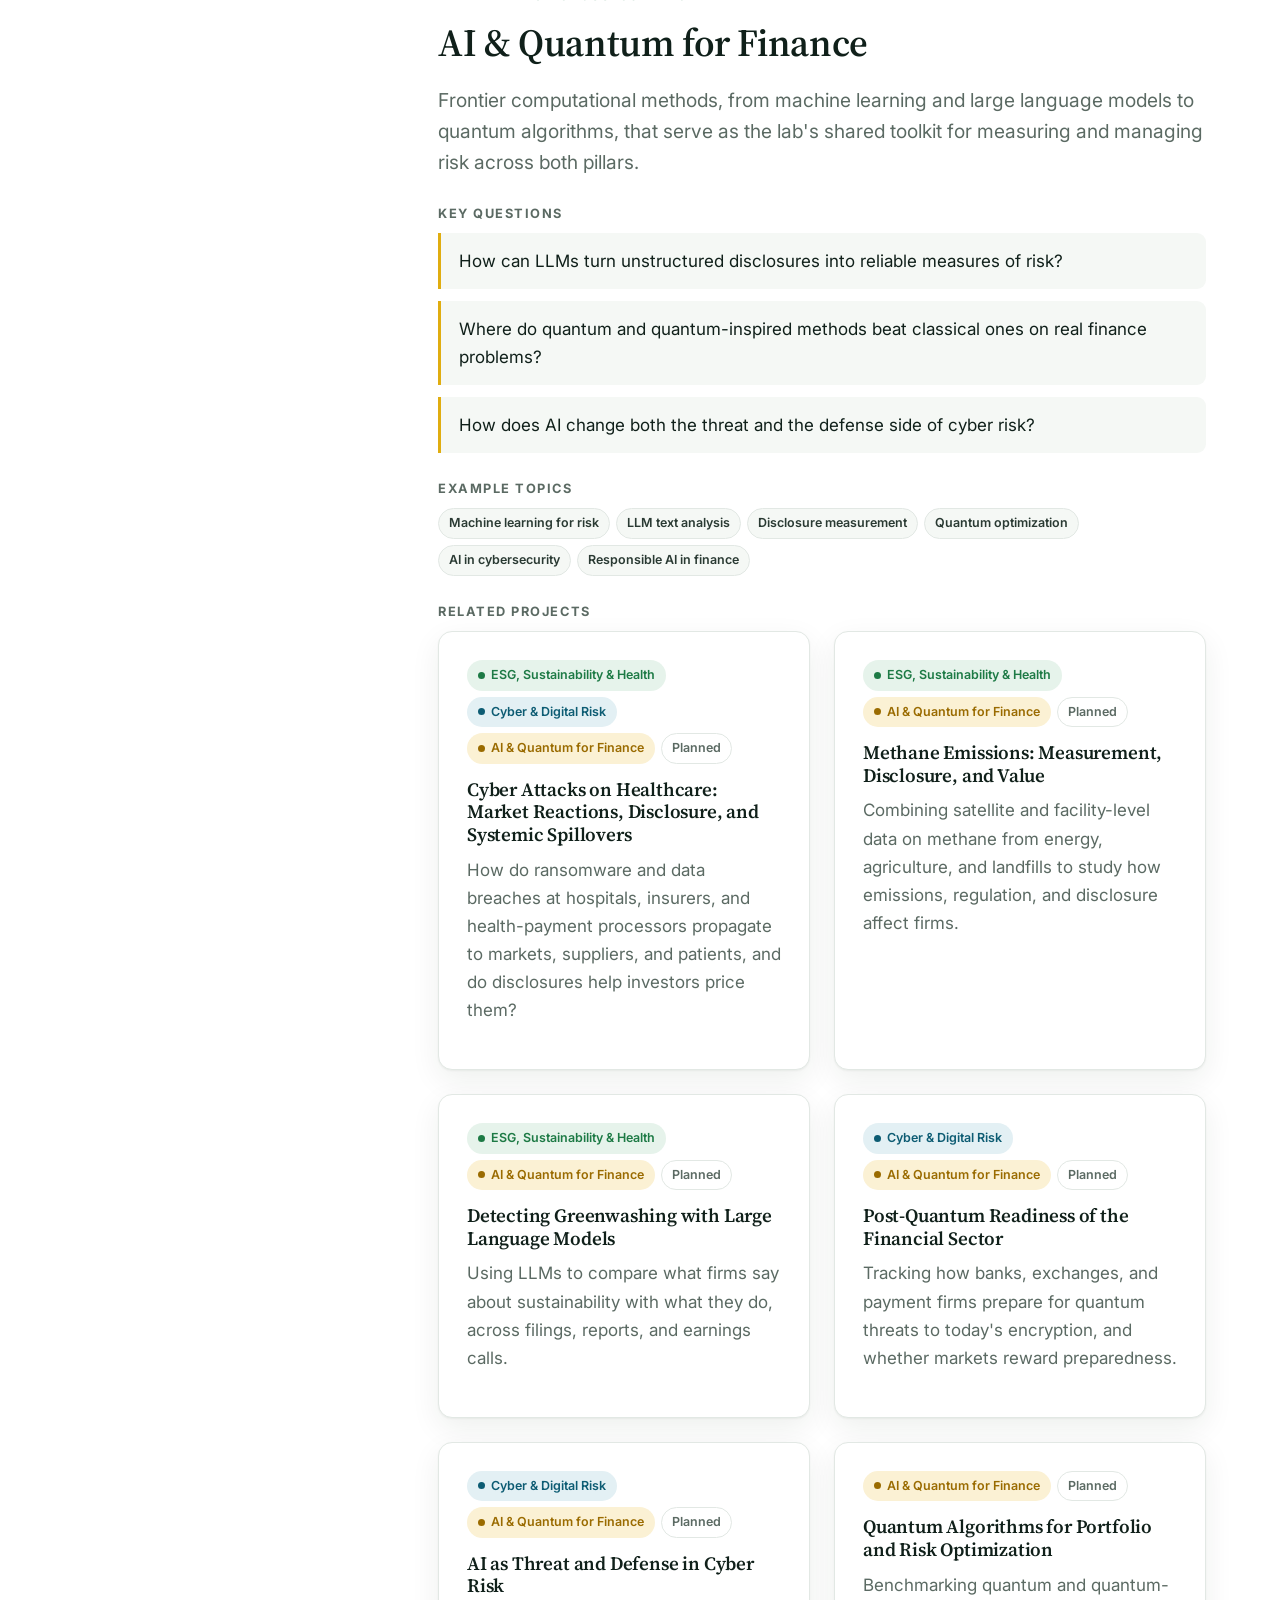
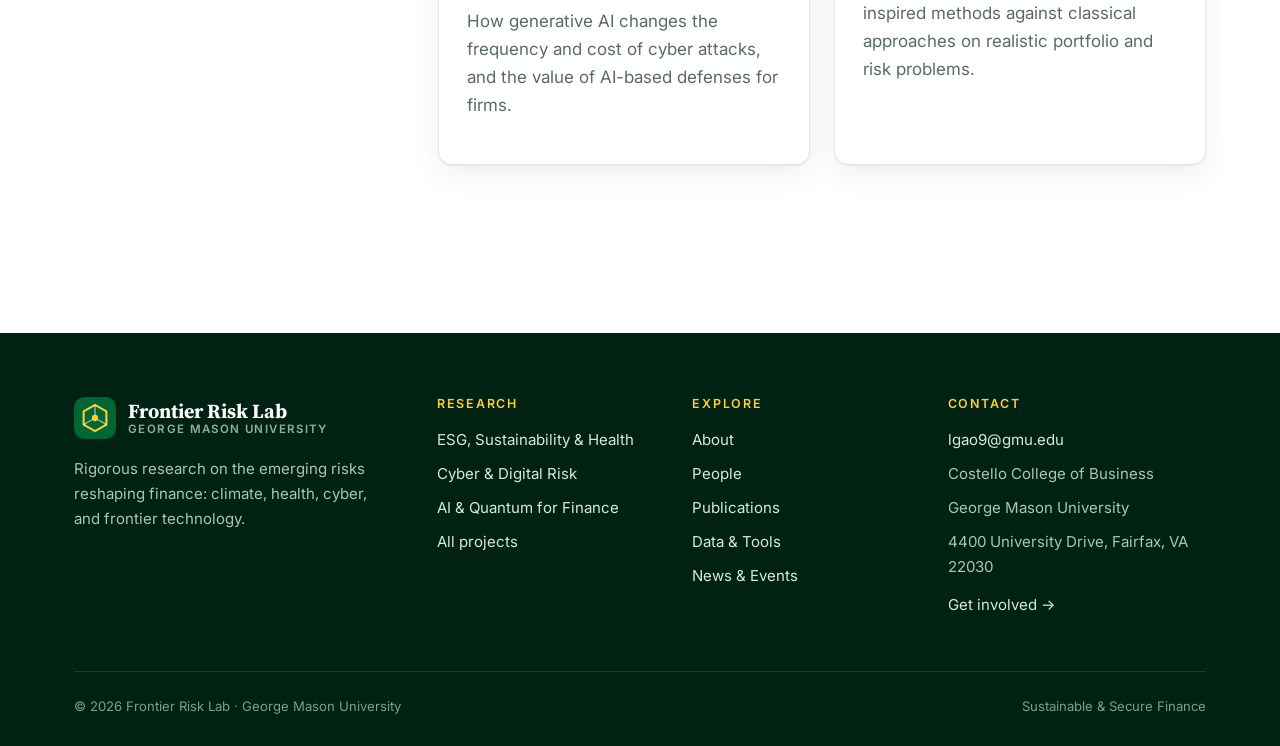
<file: research.html>
<!doctype html>
<html lang="en">
<head>
  <meta charset="utf-8">
  <meta name="viewport" content="width=device-width, initial-scale=1">
  <title>Research · Frontier Risk Lab</title>
  <meta name="description" content="Research pillars of the Frontier Risk Lab: ESG, sustainability and health; cyber and digital risk; AI and quantum for finance.">
  <link rel="icon" href="assets/img/favicon.svg" type="image/svg+xml">
  <link rel="preconnect" href="https://fonts.googleapis.com">
  <link rel="preconnect" href="https://fonts.gstatic.com" crossorigin>
  <link href="https://fonts.googleapis.com/css2?family=Inter:wght@400;500;600;700&family=Source+Serif+4:opsz,wght@8..60,500;8..60,600;8..60,700&display=swap" rel="stylesheet">
  <link rel="stylesheet" href="assets/css/style.css">
  <script src="assets/js/content.js" defer></script>
  <script src="assets/js/site.js" defer></script>
</head>
<body>
<div id="site-header"></div>

<main id="main">
  <section class="page-hero">
    <div class="container">
      <div class="crumbs"><a href="index.html">Home</a> / Research</div>
      <h1>Research</h1>
      <p class="lead">Two families of emerging risk, sustainability and health on one side and cyber and digital on the other, studied with a shared toolkit of AI and quantum methods.</p>
    </div>
  </section>

  <section class="section">
    <div class="container split">
      <aside>
        <div class="subhead mt-0">On this page</div>
        <ul class="toc">
          <li><a href="#esg">ESG, Sustainability &amp; Health</a></li>
          <li><a href="#cyber">Cyber &amp; Digital Risk</a></li>
          <li><a href="#ai">AI &amp; Quantum for Finance</a></li>
        </ul>
      </aside>

      <div>
        <section class="pillar-section esg" id="esg">
          <div class="icon-tile"><svg viewBox="0 0 24 24" fill="none" stroke="currentColor" stroke-width="1.8" stroke-linecap="round" stroke-linejoin="round"><path d="M5 20c0-9 5.5-15 15-15 0 10-6 15-14.5 15"/><path d="M5 20c3-4.5 6.5-7.5 10.5-9.5"/></svg></div>
          <div class="eyebrow">Pillar 1</div>
          <h2>ESG, Sustainability &amp; Health</h2>
          <p class="lead">How climate change, public health, and broader ESG factors affect asset prices, corporate behavior, and capital allocation, from climate and pandemic risk and environmental hazards like PFAS and methane to battery supply chains and the credibility of sustainability disclosures.</p>
          <h3 class="subhead">Key questions</h3>
          <ul class="questions">
            <li>Do markets correctly price firms' exposure to climate, physical, and transition risk?</li>
            <li>When are ESG and sustainability disclosures credible, and how can greenwashing be detected?</li>
            <li>How do pandemics, heat, and pollution affect workforce health, productivity, and firm value?</li>
            <li>How do battery supply chains, PFAS contamination, and methane emissions turn into financial risk for firms and investors?</li>
          </ul>
          <h3 class="subhead">Example topics</h3>
          <div class="chips">
            <span class="chip">Climate risk pricing</span><span class="chip">Transition risk</span><span class="chip">ESG disclosure</span>
            <span class="chip">Greenwashing</span><span class="chip">Pandemic and health-shock risk</span><span class="chip">Climate–health linkages</span>
            <span class="chip">Workforce health</span><span class="chip">Healthcare-sector ESG</span>
            <span class="chip">Battery &amp; critical-mineral supply chains</span><span class="chip">PFAS ("forever chemicals")</span><span class="chip">Methane emissions</span>
          </div>
          <h3 class="subhead">Related projects</h3>
          <div class="grid-2" data-render="projects" data-pillar="esg"></div>
        </section>

        <section class="pillar-section cyber" id="cyber">
          <div class="icon-tile"><svg viewBox="0 0 24 24" fill="none" stroke="currentColor" stroke-width="1.8" stroke-linecap="round" stroke-linejoin="round"><path d="M12 3 4.5 6v5.5c0 4.6 3.2 8.4 7.5 9.5 4.3-1.1 7.5-4.9 7.5-9.5V6Z"/><rect x="9" y="11" width="6" height="5" rx="1"/><path d="M10 11V9.5a2 2 0 0 1 4 0V11"/></svg></div>
          <div class="eyebrow">Pillar 2</div>
          <h2>Cyber &amp; Digital Risk</h2>
          <p class="lead">How cyber threats affect firm value, governance, and market stability; how firms disclose and insure cyber risk; and how prepared the financial system is for the post-quantum cryptography transition.</p>
          <h3 class="subhead">Key questions</h3>
          <ul class="questions">
            <li>How do markets react to cyber incidents, and what drives the size of the loss?</li>
            <li>Do mandatory cyber disclosures improve pricing and governance, or create new costs?</li>
            <li>How exposed is the financial system to quantum threats against today's encryption?</li>
          </ul>
          <h3 class="subhead">Example topics</h3>
          <div class="chips">
            <span class="chip">Cyber incidents and firm value</span><span class="chip">Cyber disclosure</span><span class="chip">Cyber insurance</span>
            <span class="chip">Board oversight</span><span class="chip">Healthcare cyber attacks</span><span class="chip">Systemic spillovers</span>
            <span class="chip">Post-quantum readiness</span>
          </div>
          <h3 class="subhead">Related projects</h3>
          <div class="grid-2" data-render="projects" data-pillar="cyber"></div>
        </section>

        <section class="pillar-section ai" id="ai">
          <div class="icon-tile"><svg viewBox="0 0 24 24" fill="none" stroke="currentColor" stroke-width="1.6" stroke-linecap="round"><circle cx="12" cy="12" r="1.8" fill="currentColor"/><ellipse cx="12" cy="12" rx="9.5" ry="3.8"/><ellipse cx="12" cy="12" rx="9.5" ry="3.8" transform="rotate(60 12 12)"/><ellipse cx="12" cy="12" rx="9.5" ry="3.8" transform="rotate(120 12 12)"/></svg></div>
          <div class="eyebrow">Pillar 3 · Cross-cutting</div>
          <h2>AI &amp; Quantum for Finance</h2>
          <p class="lead">Frontier computational methods, from machine learning and large language models to quantum algorithms, that serve as the lab's shared toolkit for measuring and managing risk across both pillars.</p>
          <h3 class="subhead">Key questions</h3>
          <ul class="questions">
            <li>How can LLMs turn unstructured disclosures into reliable measures of risk?</li>
            <li>Where do quantum and quantum-inspired methods beat classical ones on real finance problems?</li>
            <li>How does AI change both the threat and the defense side of cyber risk?</li>
          </ul>
          <h3 class="subhead">Example topics</h3>
          <div class="chips">
            <span class="chip">Machine learning for risk</span><span class="chip">LLM text analysis</span><span class="chip">Disclosure measurement</span>
            <span class="chip">Quantum optimization</span><span class="chip">AI in cybersecurity</span><span class="chip">Responsible AI in finance</span>
          </div>
          <h3 class="subhead">Related projects</h3>
          <div class="grid-2" data-render="projects" data-pillar="ai"></div>
        </section>
      </div>
    </div>
  </section>
</main>

<div id="site-footer"></div>
</body>
</html>
</file>
<file: assets/css/style.css>
/* =========================================================
   Frontier Risk Lab — site styles
   Palette follows George Mason University colors
   (Mason Green #006633, Mason Gold #FFCC33).
   ========================================================= */

:root {
  --green: #006633;
  --green-700: #00552a;
  --green-800: #004221;
  --green-900: #003019;
  --green-950: #002212;
  --gold: #ffcc33;
  --gold-600: #e0ad10;
  --gold-soft: #fff6d6;

  --ink: #10201a;
  --text: #2a3a33;
  --muted: #5b6a63;
  --line: #e2e8e4;
  --bg: #ffffff;
  --bg-soft: #f5f8f5;
  --bg-tint: #edf5ef;

  /* pillar accents */
  --esg: #1d7a45;
  --esg-bg: #e6f3eb;
  --cyber: #0d5c73;
  --cyber-bg: #e3f0f4;
  --ai: #9a6b00;
  --ai-bg: #fbf1d4;

  --radius: 14px;
  --radius-sm: 9px;
  --shadow: 0 1px 2px rgba(0, 40, 20, .05), 0 10px 30px rgba(0, 40, 20, .07);
  --shadow-lg: 0 2px 4px rgba(0, 40, 20, .06), 0 24px 50px rgba(0, 40, 20, .12);
  --maxw: 1180px;

  --serif: "Source Serif 4", Georgia, "Times New Roman", serif;
  --sans: "Inter", system-ui, -apple-system, "Segoe UI", Roboto, Arial, sans-serif;
}

*, *::before, *::after { box-sizing: border-box; }
html { scroll-behavior: smooth; -webkit-text-size-adjust: 100%; }
body {
  margin: 0;
  font-family: var(--sans);
  font-size: 17px;
  line-height: 1.65;
  color: var(--text);
  background: var(--bg);
  -webkit-font-smoothing: antialiased;
}
img, svg { max-width: 100%; display: block; }
a { color: var(--green); text-decoration-thickness: 1px; text-underline-offset: 3px; }
a:hover { color: var(--green-800); }
h1, h2, h3, h4 { font-family: var(--serif); color: var(--ink); line-height: 1.2; margin: 0 0 .5em; font-weight: 600; letter-spacing: -.01em; }
h1 { font-size: clamp(2.2rem, 4.6vw, 3.6rem); letter-spacing: -.02em; }
h2 { font-size: clamp(1.7rem, 3vw, 2.4rem); }
h3 { font-size: 1.3rem; }
p { margin: 0 0 1em; }
ul { padding-left: 1.2em; }
:focus-visible { outline: 3px solid var(--gold); outline-offset: 2px; border-radius: 4px; }

.container { max-width: var(--maxw); margin: 0 auto; padding: 0 24px; }
.skip-link { position: absolute; left: -999px; top: 0; background: var(--gold); color: var(--ink); padding: 8px 14px; z-index: 100; }
.skip-link:focus { left: 12px; top: 12px; }

/* ---------- utility bar + header ---------- */
.utility-bar { background: var(--green-950); color: #cfe0d6; font-size: .8rem; letter-spacing: .02em; }
.utility-bar .container { display: flex; justify-content: space-between; align-items: center; height: 36px; gap: 16px; }
.utility-bar a { color: #e9f2ed; text-decoration: none; }
.utility-bar a:hover { color: var(--gold); }
.utility-bar .gmu { font-weight: 600; text-transform: uppercase; letter-spacing: .08em; }
.utility-bar .gmu span { color: var(--gold); }

.site-header { position: sticky; top: 0; z-index: 50; background: rgba(255, 255, 255, .92); backdrop-filter: saturate(180%) blur(12px); border-bottom: 1px solid var(--line); }
.site-header .container { display: flex; align-items: center; justify-content: space-between; height: 76px; gap: 20px; }
.brand { display: flex; align-items: center; gap: 12px; text-decoration: none; color: var(--ink); flex-shrink: 0; }
.brand-mark { width: 42px; height: 42px; }
.brand-text { display: flex; flex-direction: column; line-height: 1.15; }
.brand-name { font-family: var(--serif); font-weight: 700; font-size: 1.25rem; color: var(--green-900); }
.brand-sub { font-size: .72rem; text-transform: uppercase; letter-spacing: .12em; color: var(--muted); font-weight: 600; }

.nav { display: flex; align-items: center; gap: 2px; }
.nav a { font-size: .9rem; font-weight: 500; color: var(--text); text-decoration: none; padding: 8px 11px; border-radius: 8px; transition: background .15s, color .15s; }
.nav a:hover { background: var(--bg-tint); color: var(--green-800); }
.nav a[aria-current="page"] { color: var(--green); font-weight: 600; box-shadow: inset 0 -2px 0 var(--gold); border-radius: 0; }
.nav a.nav-cta { background: var(--green); color: #fff; margin-left: 8px; padding: 9px 16px; border-radius: 999px; font-weight: 600; }
.nav a.nav-cta:hover { background: var(--green-800); color: #fff; }
.nav a.nav-cta[aria-current="page"] { box-shadow: 0 0 0 3px var(--gold); border-radius: 999px; }

.nav-toggle { display: none; background: none; border: 1px solid var(--line); border-radius: 10px; width: 44px; height: 44px; cursor: pointer; align-items: center; justify-content: center; color: var(--ink); }
.nav-toggle svg { width: 22px; height: 22px; }

@media (max-width: 1060px) {
  .nav-toggle { display: inline-flex; }
  .nav { position: absolute; top: 76px; left: 0; right: 0; background: #fff; border-bottom: 1px solid var(--line); box-shadow: var(--shadow); flex-direction: column; align-items: stretch; padding: 10px 16px 18px; display: none; }
  .nav.open { display: flex; }
  .nav a { padding: 12px 14px; font-size: 1rem; }
  .nav a[aria-current="page"] { box-shadow: inset 3px 0 0 var(--gold); background: var(--bg-tint); }
  .nav a.nav-cta { margin: 8px 0 0; text-align: center; }
}

/* ---------- buttons, eyebrows, chips ---------- */
.btn { display: inline-flex; align-items: center; gap: 8px; font-weight: 600; font-size: .98rem; padding: 13px 22px; border-radius: 999px; text-decoration: none; border: 2px solid transparent; transition: transform .15s, background .15s, color .15s, border-color .15s; cursor: pointer; }
.btn:hover { transform: translateY(-1px); }
.btn svg { width: 18px; height: 18px; }
.btn-gold { background: var(--gold); color: var(--green-950); }
.btn-gold:hover { background: #ffd95c; color: var(--green-950); }
.btn-outline-light { border-color: rgba(255, 255, 255, .45); color: #fff; }
.btn-outline-light:hover { border-color: #fff; color: #fff; background: rgba(255, 255, 255, .08); }
.btn-green { background: var(--green); color: #fff; }
.btn-green:hover { background: var(--green-800); color: #fff; }
.btn-outline { border-color: var(--green); color: var(--green); }
.btn-outline:hover { background: var(--green); color: #fff; }

.eyebrow { display: inline-flex; align-items: center; gap: 10px; font-size: .78rem; font-weight: 700; letter-spacing: .14em; text-transform: uppercase; color: var(--green); margin-bottom: 14px; }
.eyebrow::before { content: ""; width: 28px; height: 3px; background: var(--gold); border-radius: 2px; }
.on-dark .eyebrow { color: var(--gold); }

.chip { display: inline-flex; align-items: center; gap: 6px; font-size: .78rem; font-weight: 600; padding: 4px 10px; border-radius: 999px; background: var(--bg-soft); color: var(--text); border: 1px solid var(--line); white-space: nowrap; }
.chip .dot { width: 7px; height: 7px; border-radius: 50%; background: currentColor; }
.chip.esg { background: var(--esg-bg); color: var(--esg); border-color: transparent; }
.chip.cyber { background: var(--cyber-bg); color: var(--cyber); border-color: transparent; }
.chip.ai { background: var(--ai-bg); color: var(--ai); border-color: transparent; }
.chip.status { background: #fff; color: var(--muted); }
.chips { display: flex; flex-wrap: wrap; gap: 6px; }

/* ---------- sections ---------- */
.section { padding: 96px 0; }
.section-sm { padding: 64px 0; }
.section.soft { background: var(--bg-soft); }
.section.tint { background: var(--bg-tint); }
.section-head { max-width: 760px; margin-bottom: 48px; }
.section-head.center { margin-left: auto; margin-right: auto; text-align: center; }
.section-head.center .eyebrow { justify-content: center; }
.section-head p { font-size: 1.12rem; color: var(--muted); }
.lead { font-size: 1.2rem; color: var(--muted); line-height: 1.6; }

/* ---------- home hero ---------- */
.hero { position: relative; overflow: hidden; background: radial-gradient(1200px 600px at 85% 20%, #0a7a44 0%, transparent 60%), linear-gradient(160deg, var(--green-800) 0%, var(--green-950) 100%); color: #e6f1ea; }
.hero::after { content: ""; position: absolute; inset: 0; background-image: linear-gradient(rgba(255, 255, 255, .045) 1px, transparent 1px), linear-gradient(90deg, rgba(255, 255, 255, .045) 1px, transparent 1px); background-size: 48px 48px; mask-image: linear-gradient(180deg, #000 0%, transparent 95%); pointer-events: none; }
.hero .container { position: relative; z-index: 1; display: grid; grid-template-columns: 1.15fr .85fr; gap: 56px; align-items: center; padding-top: 96px; padding-bottom: 104px; }
.hero h1 { color: #fff; margin-bottom: 22px; }
.hero h1 em { font-style: normal; color: var(--gold); }
.hero .lead { color: #cfe2d7; max-width: 620px; margin-bottom: 34px; }
.hero-actions { display: flex; flex-wrap: wrap; gap: 14px; }
.hero-figure { position: relative; }
.hero-figure svg { width: 100%; height: auto; filter: drop-shadow(0 30px 60px rgba(0, 0, 0, .35)); }
.hero-badge { display: inline-flex; align-items: center; gap: 10px; background: rgba(255, 255, 255, .08); border: 1px solid rgba(255, 255, 255, .16); padding: 7px 14px 7px 8px; border-radius: 999px; font-size: .82rem; color: #e6f1ea; margin-bottom: 26px; }
.hero-badge b { background: var(--gold); color: var(--green-950); padding: 2px 9px; border-radius: 999px; font-size: .72rem; letter-spacing: .06em; text-transform: uppercase; }

@media (max-width: 900px) {
  .hero .container { grid-template-columns: 1fr; padding-top: 64px; padding-bottom: 72px; gap: 36px; }
  .hero-figure { max-width: 420px; margin: 0 auto; }
}

/* ---------- page hero (inner pages) ---------- */
.page-hero { background: linear-gradient(160deg, var(--green-800), var(--green-950)); color: #d8e8de; position: relative; overflow: hidden; }
.page-hero::after { content: ""; position: absolute; right: -120px; top: -120px; width: 460px; height: 460px; border-radius: 50%; border: 70px solid rgba(255, 204, 51, .07); }
.page-hero .container { position: relative; z-index: 1; padding-top: 76px; padding-bottom: 72px; }
.page-hero h1 { color: #fff; font-size: clamp(2rem, 4vw, 3rem); margin-bottom: 14px; }
.page-hero .lead { color: #c6dccf; max-width: 760px; margin: 0; }
.crumbs { font-size: .85rem; margin-bottom: 18px; color: #a9c6b5; }
.crumbs a { color: #d8e8de; text-decoration: none; }
.crumbs a:hover { color: var(--gold); }

/* ---------- mission band ---------- */
.mission { display: grid; grid-template-columns: .9fr 1.1fr; gap: 64px; align-items: start; }
.mission blockquote { margin: 0; font-family: var(--serif); font-size: clamp(1.35rem, 2.3vw, 1.75rem); line-height: 1.45; color: var(--ink); border-left: 4px solid var(--gold); padding-left: 28px; }
@media (max-width: 860px) { .mission { grid-template-columns: 1fr; gap: 28px; } }

/* ---------- cards / grids ---------- */
.grid-3 { display: grid; grid-template-columns: repeat(3, 1fr); gap: 24px; }
.grid-2 { display: grid; grid-template-columns: repeat(2, 1fr); gap: 24px; }
@media (max-width: 960px) { .grid-3 { grid-template-columns: 1fr 1fr; } }
@media (max-width: 680px) { .grid-3, .grid-2 { grid-template-columns: 1fr; } }

.card { background: #fff; border: 1px solid var(--line); border-radius: var(--radius); padding: 28px; box-shadow: var(--shadow); transition: transform .2s, box-shadow .2s, border-color .2s; display: flex; flex-direction: column; }
.card:hover { transform: translateY(-3px); box-shadow: var(--shadow-lg); }
.card h3 { margin-bottom: 10px; }
.card p { color: var(--muted); }
.card .card-foot { margin-top: auto; padding-top: 14px; }

.pillar-card { position: relative; overflow: hidden; padding-top: 34px; }
.pillar-card::before { content: ""; position: absolute; left: 0; right: 0; top: 0; height: 5px; background: var(--accent, var(--green)); }
.pillar-card.esg { --accent: var(--esg); --accent-bg: var(--esg-bg); }
.pillar-card.cyber { --accent: var(--cyber); --accent-bg: var(--cyber-bg); }
.pillar-card.ai { --accent: var(--gold-600); --accent-bg: var(--ai-bg); }
.icon-tile { width: 54px; height: 54px; border-radius: 14px; display: grid; place-items: center; background: var(--accent-bg, var(--bg-tint)); color: var(--accent, var(--green)); margin-bottom: 20px; }
.icon-tile svg { width: 28px; height: 28px; }
.pillar-card ul { list-style: none; padding: 0; margin: 4px 0 18px; }
.pillar-card li { position: relative; padding-left: 20px; margin-bottom: 7px; font-size: .95rem; color: var(--text); }
.pillar-card li::before { content: ""; position: absolute; left: 2px; top: .62em; width: 8px; height: 8px; border-radius: 2px; background: var(--accent); transform: rotate(45deg); }
.pillar-tag { font-size: .75rem; letter-spacing: .12em; text-transform: uppercase; font-weight: 700; color: var(--accent); margin-bottom: 6px; }
.link-arrow { font-weight: 600; text-decoration: none; display: inline-flex; align-items: center; gap: 6px; }
.link-arrow::after { content: "→"; transition: transform .15s; }
.link-arrow:hover::after { transform: translateX(4px); }

/* ---------- why-now band ---------- */
.band-dark { background: var(--green-950); color: #cfe0d6; }
.band-dark h2, .band-dark h3 { color: #fff; }
.band-dark .section-head p { color: #a9c6b5; }
.why-item { border-top: 1px solid rgba(255, 255, 255, .14); padding-top: 24px; }
.why-num { font-family: var(--serif); font-size: 2.6rem; color: var(--gold); line-height: 1; margin-bottom: 14px; font-weight: 600; }
.why-item p { color: #b9d1c3; margin: 0; }

/* ---------- featured / cross-pillar ---------- */
.feature { display: grid; grid-template-columns: 1fr 1fr; gap: 0; border-radius: 20px; overflow: hidden; box-shadow: var(--shadow-lg); background: #fff; border: 1px solid var(--line); }
.feature-visual { background: linear-gradient(140deg, var(--cyber) 0%, var(--green-900) 100%); padding: 44px; display: grid; place-items: center; min-height: 320px; }
.feature-visual svg { width: 100%; max-width: 360px; }
.feature-body { padding: 48px; }
.feature-body p { color: var(--muted); }
@media (max-width: 860px) { .feature { grid-template-columns: 1fr; } .feature-body { padding: 32px; } }

/* ---------- projects ---------- */
.project-card h3 { font-size: 1.18rem; }
.project-card .chips { margin-bottom: 14px; }
.filters { display: flex; flex-wrap: wrap; gap: 8px; margin-bottom: 32px; }
.filter-btn { font: inherit; font-size: .9rem; font-weight: 600; padding: 8px 16px; border-radius: 999px; border: 1px solid var(--line); background: #fff; color: var(--text); cursor: pointer; transition: all .15s; }
.filter-btn:hover { border-color: var(--green); color: var(--green); }
.filter-btn[aria-pressed="true"] { background: var(--green); border-color: var(--green); color: #fff; }

/* ---------- news ---------- */
.news-list { display: grid; gap: 16px; }
.news-item { display: grid; grid-template-columns: 120px 1fr; gap: 24px; padding: 22px 26px; border: 1px solid var(--line); border-radius: var(--radius); background: #fff; }
.news-date { font-family: var(--serif); color: var(--green); font-weight: 600; line-height: 1.25; }
.news-date small { display: block; font-family: var(--sans); font-size: .72rem; letter-spacing: .1em; text-transform: uppercase; color: var(--muted); font-weight: 700; margin-top: 4px; }
.news-item h3 { font-size: 1.12rem; margin-bottom: 6px; }
.news-item p { margin: 0; color: var(--muted); font-size: .96rem; }
@media (max-width: 600px) { .news-item { grid-template-columns: 1fr; gap: 8px; } }

/* ---------- publications ---------- */
.pub { padding: 22px 0; border-bottom: 1px solid var(--line); }
.pub h3 { font-size: 1.12rem; margin-bottom: 4px; }
.pub .meta { color: var(--muted); font-size: .95rem; margin-bottom: 8px; }
.empty-state { text-align: center; padding: 64px 24px; border: 2px dashed var(--line); border-radius: var(--radius); background: var(--bg-soft); color: var(--muted); }
.empty-state svg { width: 48px; height: 48px; margin: 0 auto 14px; color: var(--green); opacity: .7; }
.empty-state h3 { color: var(--ink); }

/* ---------- people ---------- */
.person { display: grid; grid-template-columns: 180px 1fr; gap: 36px; align-items: start; }
.avatar { width: 180px; height: 180px; border-radius: 20px; background: linear-gradient(145deg, var(--green), var(--green-950)); color: var(--gold); display: grid; place-items: center; font-family: var(--serif); font-size: 3.4rem; font-weight: 600; box-shadow: var(--shadow); }
.avatar.sm { width: 64px; height: 64px; border-radius: 16px; font-size: 1.4rem; }
.person .role { color: var(--green); font-weight: 600; margin-bottom: 14px; }
.person-links { display: flex; flex-wrap: wrap; gap: 10px; margin-top: 18px; }
@media (max-width: 680px) { .person { grid-template-columns: 1fr; } .avatar { width: 120px; height: 120px; font-size: 2.4rem; } }
.open-card { border-style: dashed; box-shadow: none; background: var(--bg-soft); }
.leaders { display: grid; gap: 56px; }
.leaders .person + .person { padding-top: 56px; border-top: 1px solid var(--line); }

/* ---------- split content ---------- */
.split { display: grid; grid-template-columns: 300px 1fr; gap: 64px; }
.split aside { position: sticky; top: 110px; align-self: start; }
.toc { list-style: none; padding: 0; margin: 0; border-left: 2px solid var(--line); }
.toc a { display: block; padding: 8px 18px; text-decoration: none; color: var(--muted); font-weight: 500; margin-left: -2px; border-left: 2px solid transparent; }
.toc a:hover { color: var(--green); border-left-color: var(--gold); }
@media (max-width: 900px) { .split { grid-template-columns: 1fr; gap: 24px; } .split aside { position: static; } }

.pillar-section { padding: 0 0 72px; margin-bottom: 72px; border-bottom: 1px solid var(--line); scroll-margin-top: 110px; }
.pillar-section:last-child { border-bottom: 0; margin-bottom: 0; }
.pillar-section .icon-tile { width: 64px; height: 64px; }
.pillar-section.esg { --accent: var(--esg); --accent-bg: var(--esg-bg); }
.pillar-section.cyber { --accent: var(--cyber); --accent-bg: var(--cyber-bg); }
.pillar-section.ai { --accent: var(--gold-600); --accent-bg: var(--ai-bg); }
.questions { list-style: none; padding: 0; margin: 0 0 28px; display: grid; gap: 12px; }
.questions li { background: var(--bg-soft); border-left: 3px solid var(--accent); padding: 14px 18px; border-radius: 0 var(--radius-sm) var(--radius-sm) 0; color: var(--ink); }
.subhead { font-family: var(--sans); font-size: .8rem; letter-spacing: .12em; text-transform: uppercase; color: var(--muted); font-weight: 700; margin: 28px 0 12px; }

/* ---------- CTA ---------- */
.cta { background: linear-gradient(120deg, var(--green) 0%, var(--green-900) 100%); border-radius: 24px; padding: 56px; color: #d8e8de; display: grid; grid-template-columns: 1.4fr auto; gap: 32px; align-items: center; position: relative; overflow: hidden; }
.cta::after { content: ""; position: absolute; right: -80px; bottom: -80px; width: 260px; height: 260px; border-radius: 50%; background: rgba(255, 204, 51, .12); }
.cta h2 { color: #fff; margin-bottom: 10px; }
.cta p { margin: 0; color: #c6dccf; font-size: 1.08rem; }
.cta .btn { position: relative; z-index: 1; }
@media (max-width: 760px) { .cta { grid-template-columns: 1fr; padding: 36px 28px; } }

/* ---------- footer ---------- */
.site-footer { background: var(--green-950); color: #a9c6b5; font-size: .94rem; margin-top: 0; }
.site-footer .container { padding-top: 64px; padding-bottom: 28px; }
.footer-grid { display: grid; grid-template-columns: 1.5fr 1fr 1fr 1.2fr; gap: 40px; padding-bottom: 44px; border-bottom: 1px solid rgba(255, 255, 255, .1); }
.site-footer h4 { font-family: var(--sans); font-size: .78rem; letter-spacing: .14em; text-transform: uppercase; color: var(--gold); margin-bottom: 16px; }
.site-footer ul { list-style: none; padding: 0; margin: 0; }
.site-footer li { margin-bottom: 9px; }
.site-footer a { color: #d8e8de; text-decoration: none; }
.site-footer a:hover { color: var(--gold); }
.site-footer .brand-name { color: #fff; }
.site-footer .brand-sub { color: #8fb09c; }
.footer-about { margin-top: 18px; max-width: 340px; }
.footer-bottom { display: flex; flex-wrap: wrap; justify-content: space-between; gap: 12px; padding-top: 24px; font-size: .82rem; color: #7f9f8c; }
@media (max-width: 900px) { .footer-grid { grid-template-columns: 1fr 1fr; } }
@media (max-width: 560px) { .footer-grid { grid-template-columns: 1fr; } }

/* ---------- misc ---------- */
.prose { max-width: 760px; }
.prose p { font-size: 1.06rem; }
.muted { color: var(--muted); }
.mt-0 { margin-top: 0; }
.mt-40 { margin-top: 40px; }
.center { text-align: center; }
.note { font-size: .88rem; color: var(--muted); background: var(--gold-soft); border-radius: var(--radius-sm); padding: 12px 16px; border-left: 3px solid var(--gold); }

.reveal { opacity: 0; transform: translateY(14px); transition: opacity .6s ease, transform .6s ease; }
.reveal.in { opacity: 1; transform: none; }
@media (prefers-reduced-motion: reduce) {
  html { scroll-behavior: auto; }
  .reveal { opacity: 1; transform: none; transition: none; }
  .card, .btn { transition: none; }
}

@media (max-width: 600px) {
  body { font-size: 16px; }
  .container { padding: 0 16px; }
  .section { padding: 64px 0; }
  .card { padding: 22px; }
  .utility-bar .util-links, .utility-bar .util-tag { display: none; }
}
</file>
